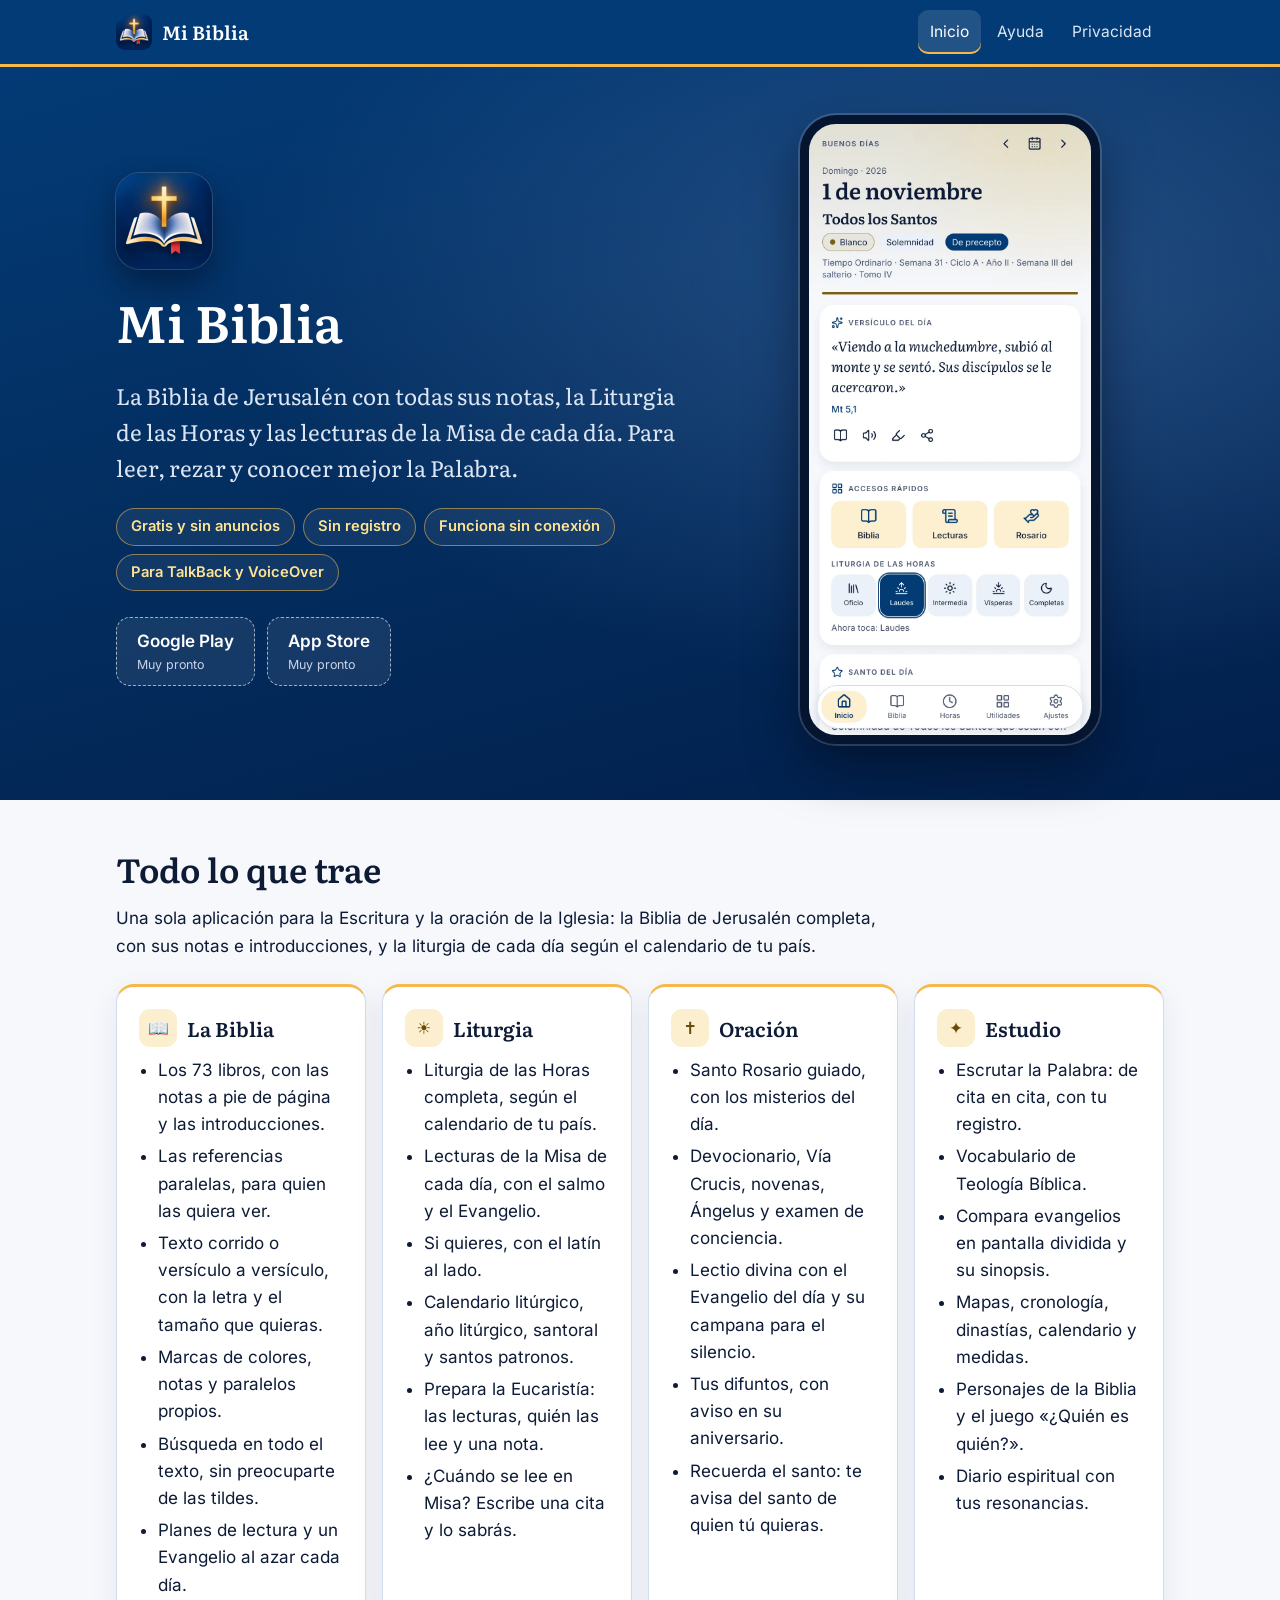
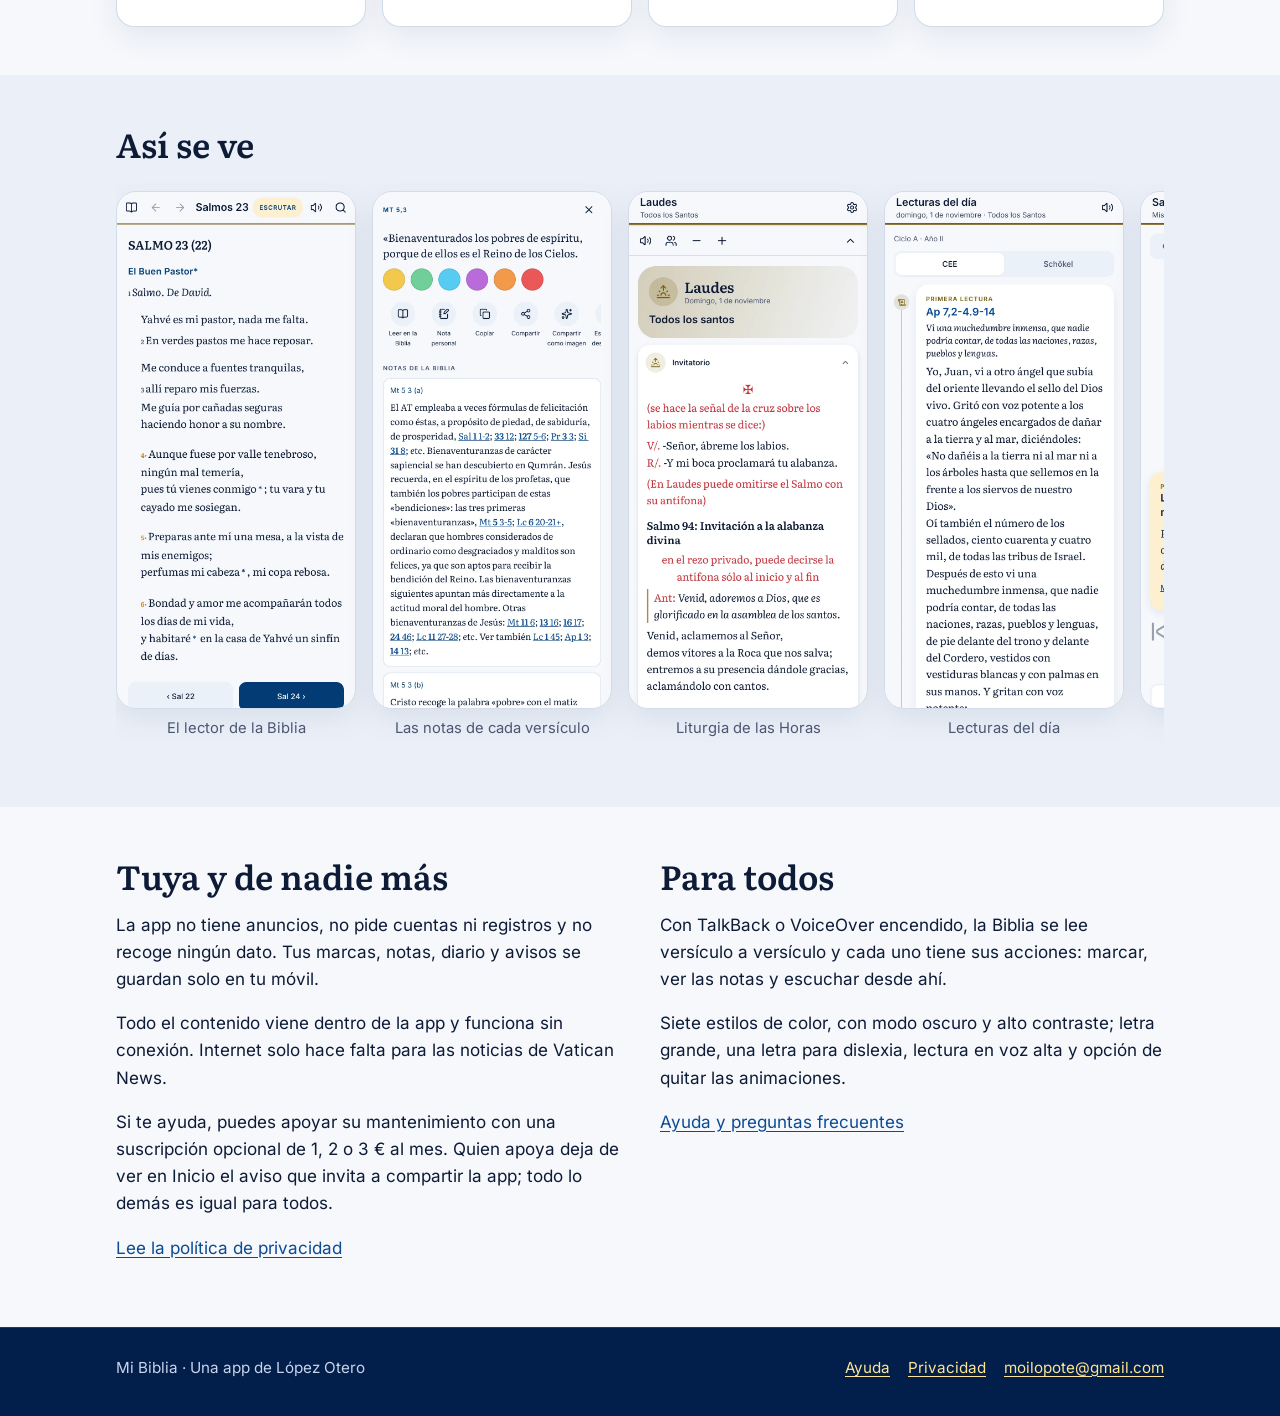
<file: index.html>
<!doctype html>
<html lang="es">
  <head>
    <meta charset="utf-8" />
    <meta name="viewport" content="width=device-width, initial-scale=1" />
    <title>Mi Biblia — la app</title>
    <meta
      name="description"
      content="La Biblia de Jerusalén con sus notas, la Liturgia de las Horas y las lecturas de la Misa de cada día. Gratis, sin anuncios, sin registro y sin conexión."
    />
    <meta name="theme-color" content="#033B76" />
    <link rel="icon" href="img/icono-32.png" sizes="32x32" type="image/png" />
    <link rel="apple-touch-icon" href="img/icono-180.png" />
    <link rel="canonical" href="https://aruxo02.github.io/mibiblia-web/" />
    <meta property="og:type" content="website" />
    <meta property="og:locale" content="es_ES" />
    <meta property="og:title" content="Mi Biblia — la app" />
    <meta
      property="og:description"
      content="La Biblia de Jerusalén con sus notas, la Liturgia de las Horas y las lecturas de cada día."
    />
    <meta property="og:url" content="https://aruxo02.github.io/mibiblia-web/" />
    <meta property="og:image" content="https://aruxo02.github.io/mibiblia-web/img/grafico.png" />
    <link rel="stylesheet" href="css/estilo.css" />
  </head>
  <body>
    <a class="saltar" href="#contenido">Saltar al contenido</a>
    <header class="cabecera marino">
      <div class="contenedor">
        <a class="marca" href="./">
          <img src="img/icono-192.png" alt="" width="36" height="36" />
          Mi Biblia
        </a>
        <nav class="menu" aria-label="Principal">
          <a href="./" aria-current="page">Inicio</a>
          <a href="ayuda.html">Ayuda</a>
          <a href="privacidad.html">Privacidad</a>
        </nav>
      </div>
    </header>

    <main id="contenido">
      <section class="portada marino" aria-labelledby="titulo">
        <div class="contenedor">
          <div>
            <img class="icono" src="img/icono-192.png" alt="" width="96" height="96" />
            <h1 id="titulo">Mi Biblia</h1>
            <p class="entradilla">
              La Biblia de Jerusalén con todas sus notas, la Liturgia de las Horas y las lecturas
              de la Misa de cada día. Para leer, rezar y conocer mejor la Palabra.
            </p>
            <ul class="sellos" aria-label="Características">
              <li>Gratis y sin anuncios</li>
              <li>Sin registro</li>
              <li>Funciona sin conexión</li>
              <li>Para TalkBack y VoiceOver</li>
            </ul>
            <div class="tiendas">
              <!-- Cuando la app esté publicada, cambia cada <span class="boton pronto"> por un enlace
                   (y quita la clase «pronto»):
                   <a class="boton" href="https://play.google.com/store/apps/details?id=com.lopezotero.mibiblia">
                     <span>Google Play<small>Descárgala gratis</small></span></a>
                   <a class="boton" href="https://apps.apple.com/app/id…">
                     <span>App Store<small>Descárgala gratis</small></span></a> -->
              <span class="boton pronto">
                <span>Google Play<small>Muy pronto</small></span>
              </span>
              <span class="boton pronto">
                <span>App Store<small>Muy pronto</small></span>
              </span>
            </div>
          </div>
          <img
            class="movil"
            src="img/capturas/01-inicio.webp"
            width="430"
            height="932"
            alt="Pantalla de inicio de la app: domingo 1 de noviembre, Todos los Santos, con el versículo del día y los accesos a la Biblia, las lecturas, el Rosario y las horas."
          />
        </div>
      </section>

      <section class="seccion" aria-labelledby="que-hay">
        <div class="contenedor">
          <h2 id="que-hay">Todo lo que trae</h2>
          <p class="texto">
            Una sola aplicación para la Escritura y la oración de la Iglesia: la Biblia de
            Jerusalén completa, con sus notas e introducciones, y la liturgia de cada día según el
            calendario de tu país.
          </p>
          <div class="rejilla">
            <article class="tarjeta">
              <h3><span aria-hidden="true">📖</span> La Biblia</h3>
              <ul>
                <li>Los 73 libros, con las notas a pie de página y las introducciones.</li>
                <li>Las referencias paralelas, para quien las quiera ver.</li>
                <li>Texto corrido o versículo a versículo, con la letra y el tamaño que quieras.</li>
                <li>Marcas de colores, notas y paralelos propios.</li>
                <li>Búsqueda en todo el texto, sin preocuparte de las tildes.</li>
                <li>Planes de lectura y un Evangelio al azar cada día.</li>
              </ul>
            </article>
            <article class="tarjeta">
              <h3><span aria-hidden="true">☀︎</span> Liturgia</h3>
              <ul>
                <li>Liturgia de las Horas completa, según el calendario de tu país.</li>
                <li>Lecturas de la Misa de cada día, con el salmo y el Evangelio.</li>
                <li>Si quieres, con el latín al lado.</li>
                <li>Calendario litúrgico, año litúrgico, santoral y santos patronos.</li>
                <li>Prepara la Eucaristía: las lecturas, quién las lee y una nota.</li>
                <li>¿Cuándo se lee en Misa? Escribe una cita y lo sabrás.</li>
              </ul>
            </article>
            <article class="tarjeta">
              <h3><span aria-hidden="true">✝︎</span> Oración</h3>
              <ul>
                <li>Santo Rosario guiado, con los misterios del día.</li>
                <li>Devocionario, Vía Crucis, novenas, Ángelus y examen de conciencia.</li>
                <li>Lectio divina con el Evangelio del día y su campana para el silencio.</li>
                <li>Tus difuntos, con aviso en su aniversario.</li>
                <li>Recuerda el santo: te avisa del santo de quien tú quieras.</li>
              </ul>
            </article>
            <article class="tarjeta">
              <h3><span aria-hidden="true">✦</span> Estudio</h3>
              <ul>
                <li>Escrutar la Palabra: de cita en cita, con tu registro.</li>
                <li>Vocabulario de Teología Bíblica.</li>
                <li>Compara evangelios en pantalla dividida y su sinopsis.</li>
                <li>Mapas, cronología, dinastías, calendario y medidas.</li>
                <li>Personajes de la Biblia y el juego «¿Quién es quién?».</li>
                <li>Diario espiritual con tus resonancias.</li>
              </ul>
            </article>
          </div>
        </div>
      </section>

      <section class="seccion alterna" aria-labelledby="capturas">
        <div class="contenedor">
          <h2 id="capturas">Así se ve</h2>
          <ul class="galeria" tabindex="0" aria-label="Capturas de la app; desplázate a los lados para ver más">
            <li>
              <figure>
                <img src="img/capturas/02-biblia.webp" width="430" height="932" loading="lazy" alt="Lector de la Biblia en el salmo 23, «El Buen Pastor», con los números de versículo y las marcas de nota." />
                <figcaption>El lector de la Biblia</figcaption>
              </figure>
            </li>
            <li>
              <figure>
                <img src="img/capturas/03-versiculo.webp" width="430" height="932" loading="lazy" alt="Hoja de Mateo 5,3, «Bienaventurados los pobres de espíritu», con colores para marcar, acciones y las notas de la Biblia." />
                <figcaption>Las notas de cada versículo</figcaption>
              </figure>
            </li>
            <li>
              <figure>
                <img src="img/capturas/04-laudes.webp" width="430" height="932" loading="lazy" alt="Laudes de Todos los Santos con el invitatorio y el salmo 94." />
                <figcaption>Liturgia de las Horas</figcaption>
              </figure>
            </li>
            <li>
              <figure>
                <img src="img/capturas/05-lecturas.webp" width="430" height="932" loading="lazy" alt="Lecturas de la Misa de Todos los Santos, con la primera lectura del Apocalipsis." />
                <figcaption>Lecturas del día</figcaption>
              </figure>
            </li>
            <li>
              <figure>
                <img src="img/capturas/06-rosario.webp" width="430" height="932" loading="lazy" alt="Santo Rosario guiado con el anillo de cuentas y el primer misterio de gloria." />
                <figcaption>Santo Rosario</figcaption>
              </figure>
            </li>
            <li>
              <figure>
                <img src="img/capturas/07-comparar.webp" width="430" height="932" loading="lazy" alt="Las bienaventuranzas en Mateo arriba y en Lucas abajo, en pantalla dividida." />
                <figcaption>Compara evangelios</figcaption>
              </figure>
            </li>
            <li>
              <figure>
                <img src="img/capturas/08-mapa.webp" width="430" height="932" loading="lazy" alt="Mapa de Palestina en tiempos de Jesús, de Galilea a Judea." />
                <figcaption>Mapas</figcaption>
              </figure>
            </li>
            <li>
              <figure>
                <img src="img/capturas/09-utilidades.webp" width="430" height="932" loading="lazy" alt="Pantalla de utilidades con las funciones de la app." />
                <figcaption>Todas las funciones</figcaption>
              </figure>
            </li>
          </ul>
        </div>
      </section>

      <section class="seccion" aria-labelledby="tuya">
        <div class="contenedor destacado">
          <div>
            <h2 id="tuya">Tuya y de nadie más</h2>
            <p>
              La app no tiene anuncios, no pide cuentas ni registros y no recoge ningún dato. Tus
              marcas, notas, diario y avisos se guardan solo en tu móvil.
            </p>
            <p>
              Todo el contenido viene dentro de la app y funciona sin conexión. Internet solo hace
              falta para las noticias de Vatican News.
            </p>
            <p>
              Si te ayuda, puedes apoyar su mantenimiento con una suscripción opcional de 1, 2 o
              3 € al mes. Quien apoya deja de ver en Inicio el aviso que invita a compartir la
              app; todo lo demás es igual para todos.
            </p>
            <p><a href="privacidad.html">Lee la política de privacidad</a></p>
          </div>
          <div>
            <h2>Para todos</h2>
            <p>
              Con TalkBack o VoiceOver encendido, la Biblia se lee versículo a versículo y cada
              uno tiene sus acciones: marcar, ver las notas y escuchar desde ahí.
            </p>
            <p>
              Siete estilos de color, con modo oscuro y alto contraste; letra grande, una letra
              para dislexia, lectura en voz alta y opción de quitar las animaciones.
            </p>
            <p><a href="ayuda.html">Ayuda y preguntas frecuentes</a></p>
          </div>
        </div>
      </section>
    </main>

    <footer class="pie marino">
      <div class="contenedor">
        <p>Mi Biblia · Una app de López Otero</p>
        <nav aria-label="Pie de página">
          <a href="ayuda.html">Ayuda</a>
          <a href="privacidad.html">Privacidad</a>
          <a href="mailto:moilopote@gmail.com">moilopote@gmail.com</a>
        </nav>
      </div>
    </footer>
  </body>
</html>
</file>
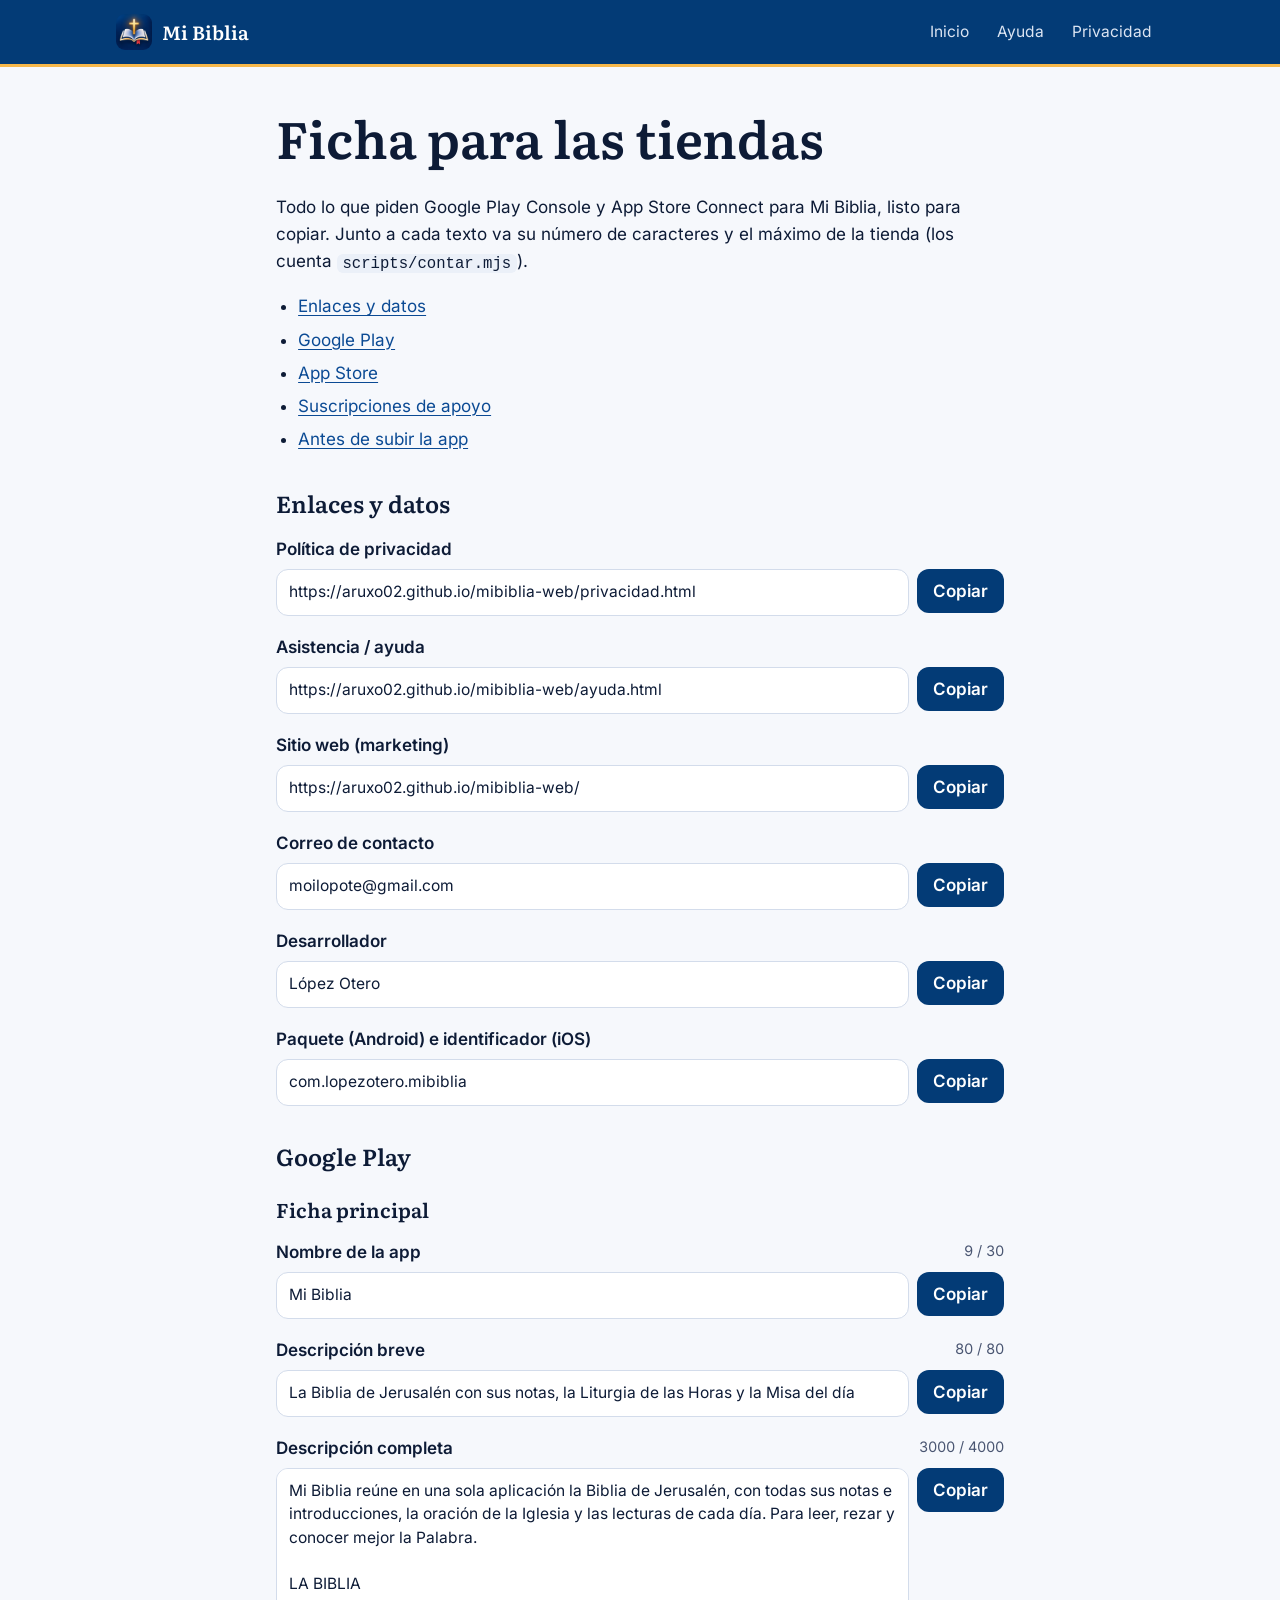
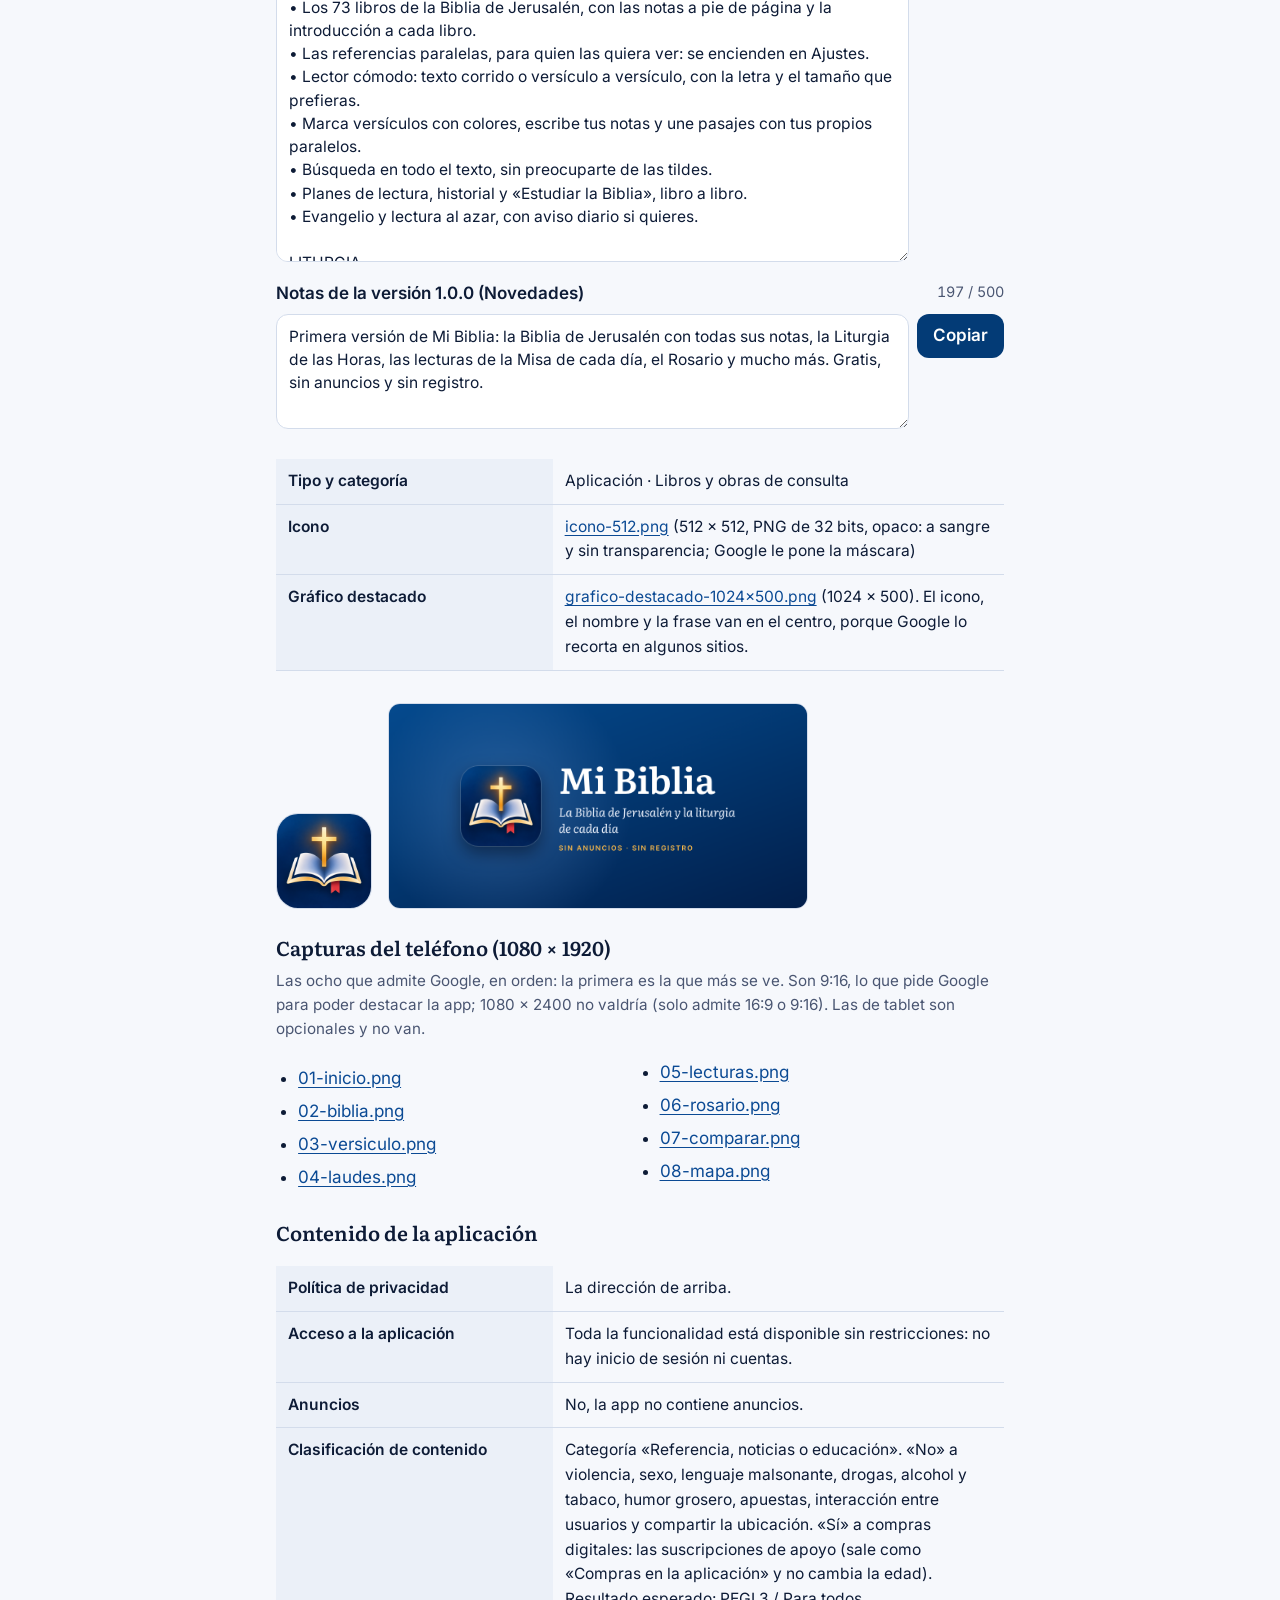
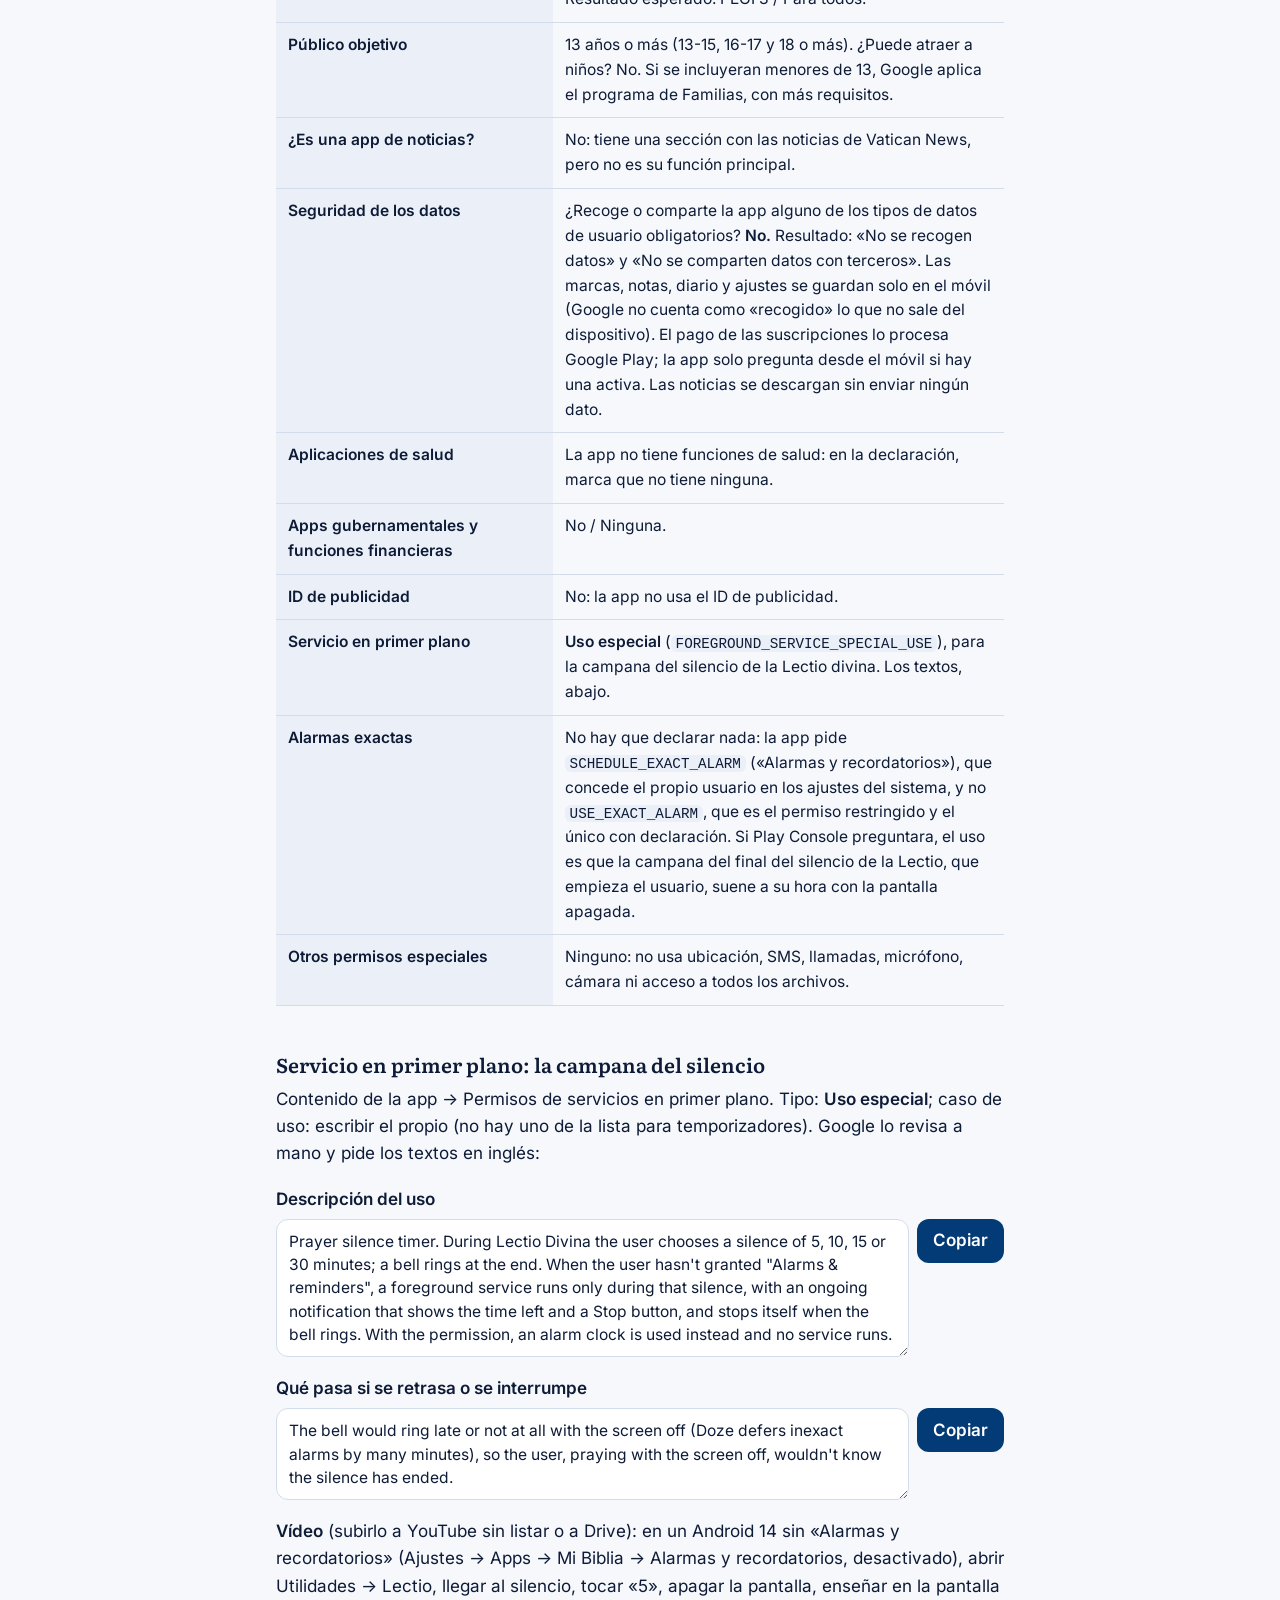
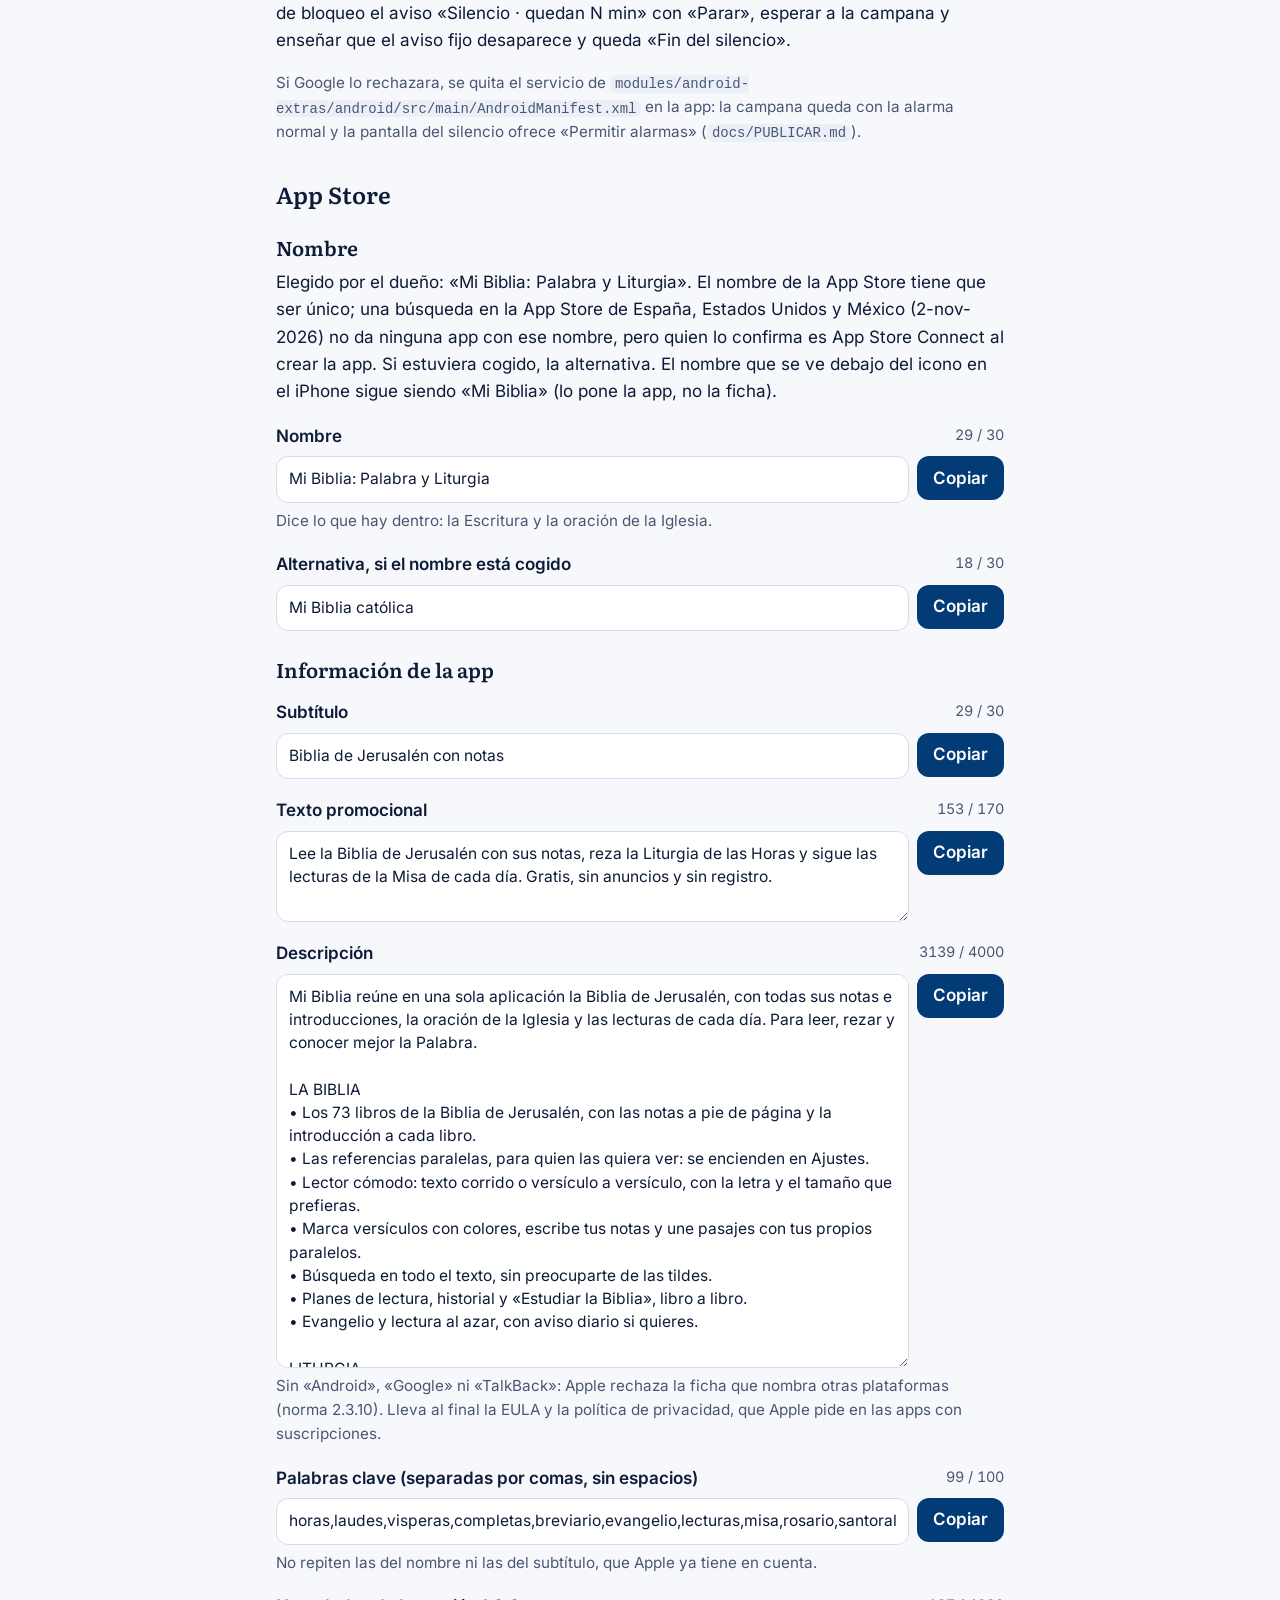
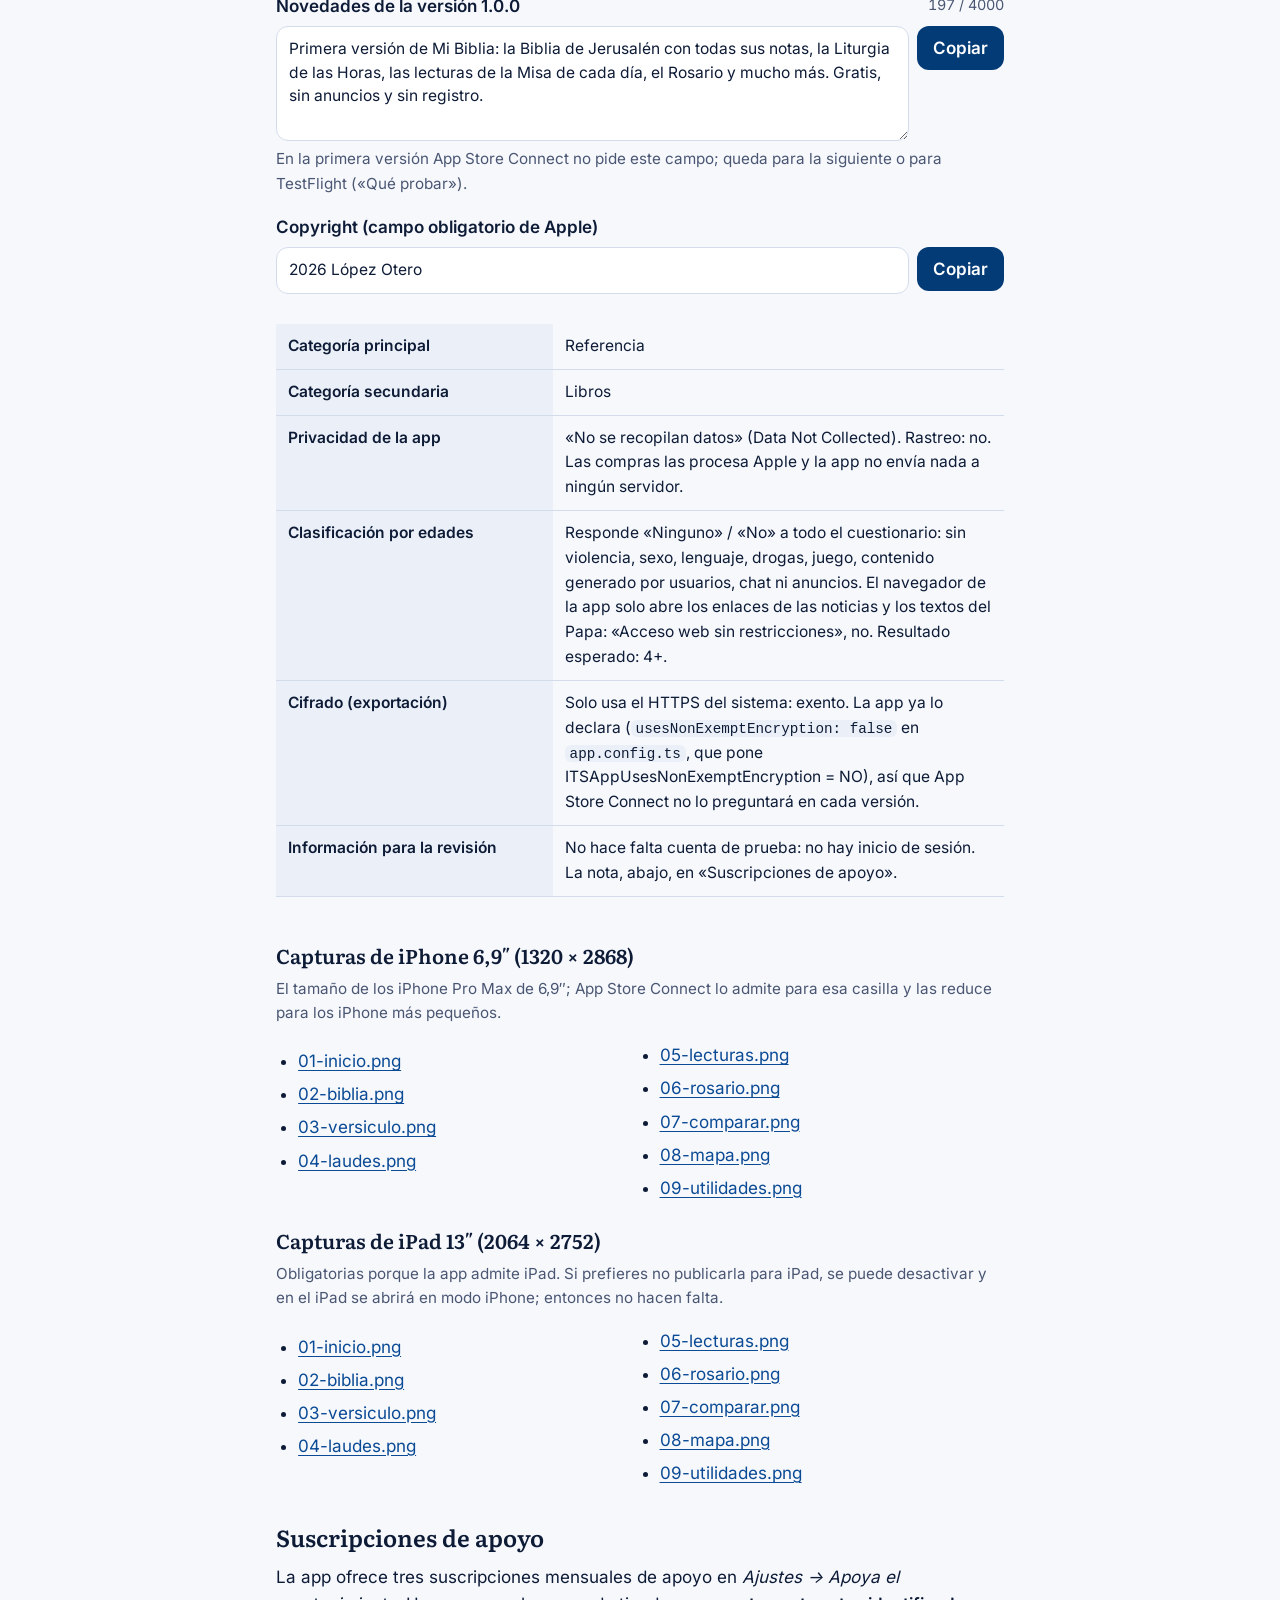
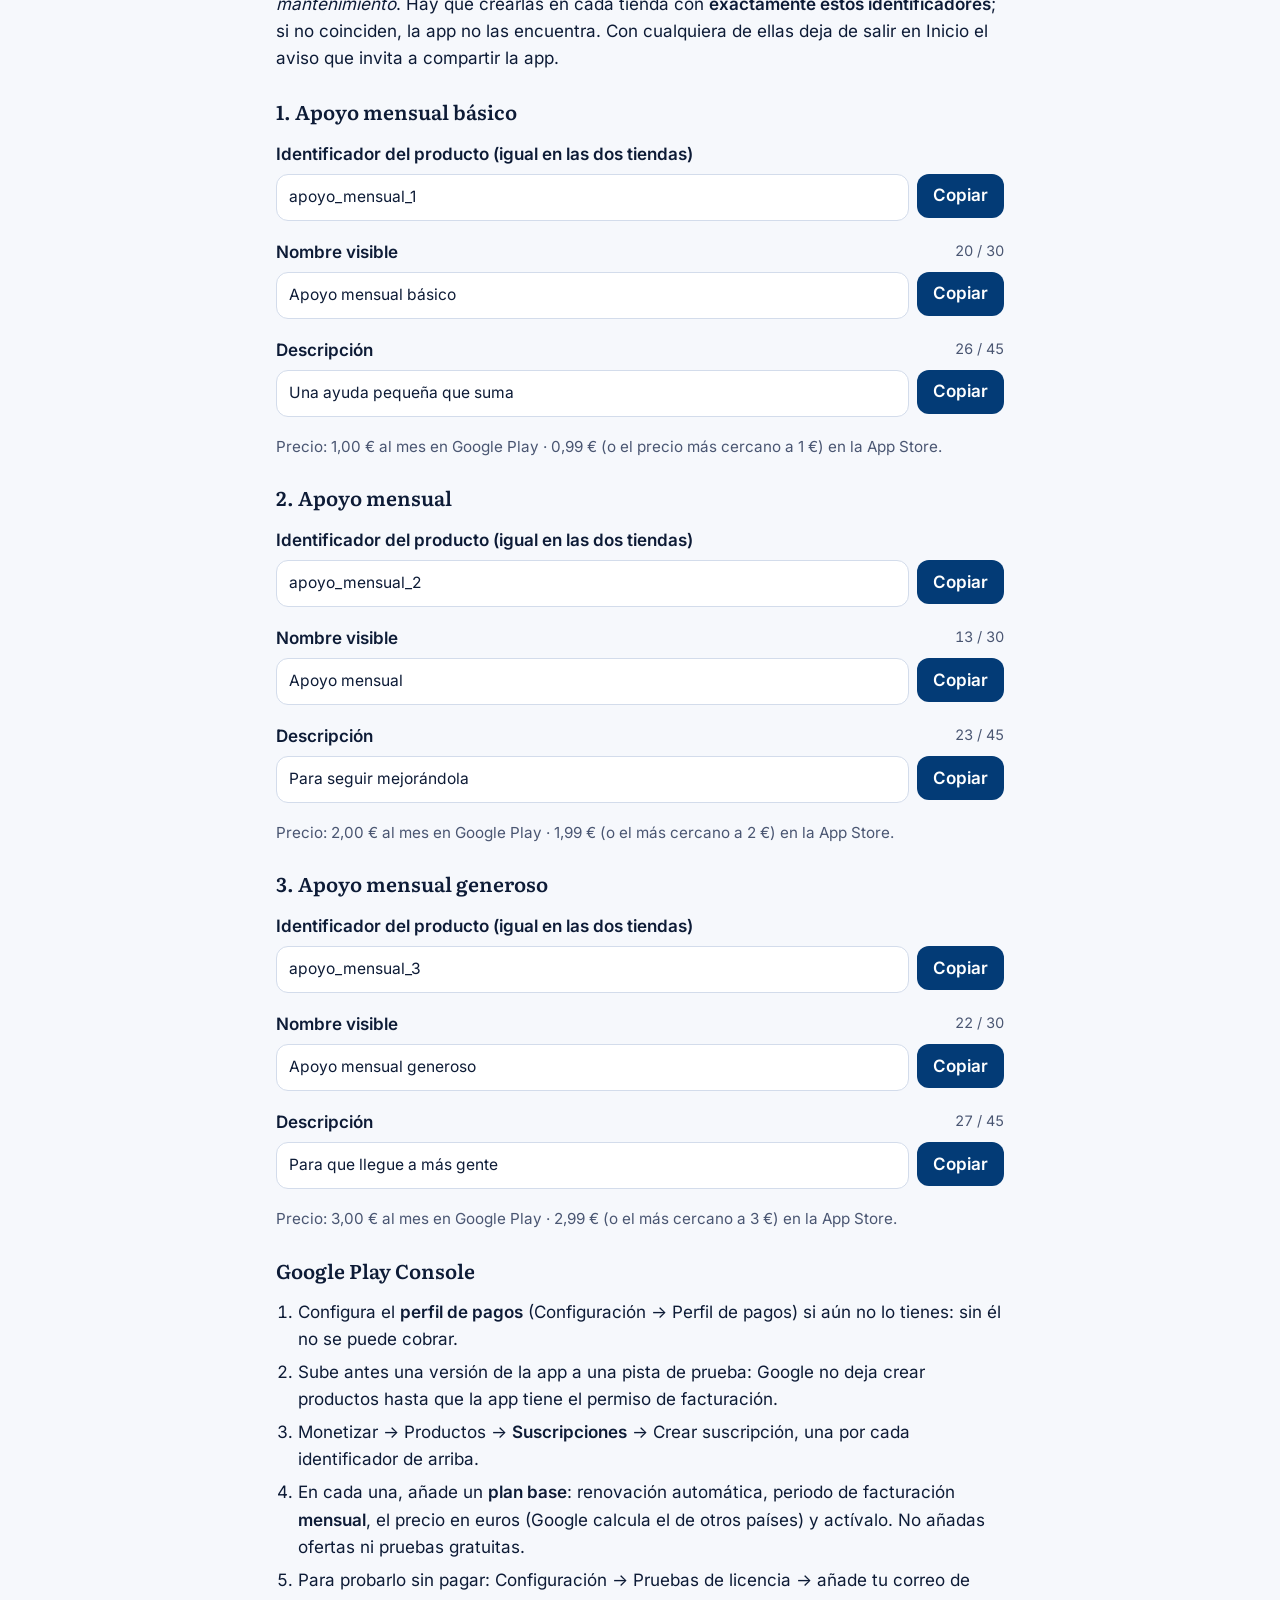
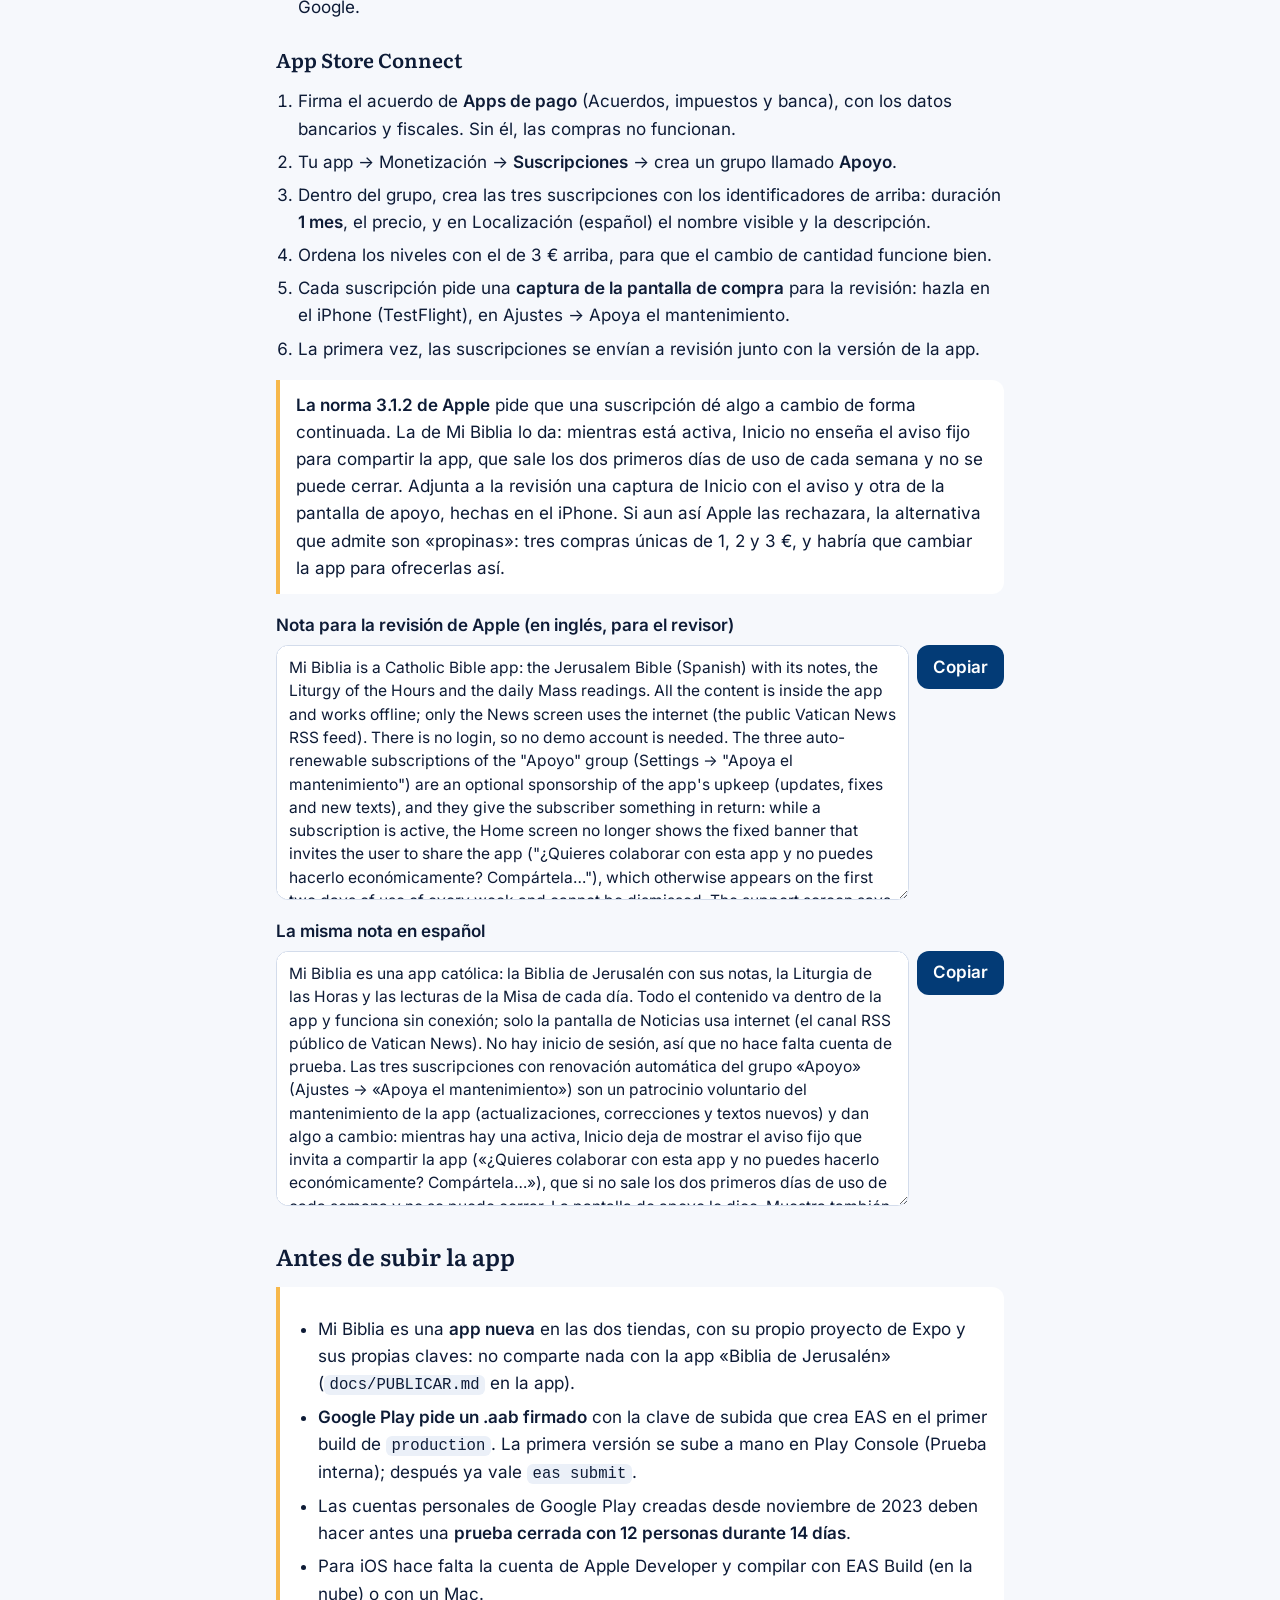
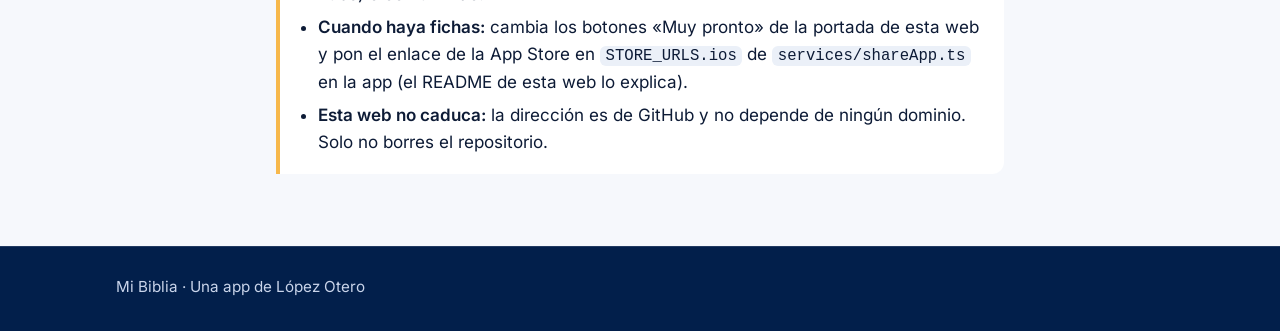
<file: tienda/index.html>
<!doctype html>
<html lang="es">
  <head>
    <meta charset="utf-8" />
    <meta name="viewport" content="width=device-width, initial-scale=1" />
    <title>Ficha para las tiendas — Mi Biblia</title>
    <meta name="robots" content="noindex" />
    <meta name="theme-color" content="#033B76" />
    <link rel="icon" href="../img/icono-32.png" sizes="32x32" type="image/png" />
    <link rel="stylesheet" href="../css/estilo.css" />
    <style>
      .campo { margin: 18px 0; }
      .campo label { font-weight: 600; }
      .cuenta { float: right; color: var(--muted); font-size: .9rem; font-variant-numeric: tabular-nums; }
      .fila-copiar { display: flex; gap: 8px; margin-top: 6px; align-items: flex-start; }
      .fila-copiar input, .fila-copiar textarea { flex: 1; min-width: 0; font: inherit; font-size: .97rem; color: var(--text);
        background: var(--surface); border: 1px solid var(--border); border-radius: 12px; padding: 10px 12px; }
      .fila-copiar textarea { resize: vertical; line-height: 1.5; }
      .copiar { min-height: 44px; padding: 0 16px; border-radius: 12px; border: 0; background: var(--accent);
        color: var(--on-accent); font: inherit; font-weight: 600; cursor: pointer; flex: 0 0 auto; }
      .campo .nota { margin: 6px 0 0; }
      .descargas { columns: 2 220px; padding-left: 1.2em; }
      .nota { color: var(--muted); font-size: .95rem; }
      .tabla th[scope=row] { width: 38%; font-weight: 600; background: var(--surface-alt); }
      .tabla code { overflow-wrap: anywhere; }
      @media (max-width: 560px) {
        /* en el móvil, cada fila en dos líneas: la pregunta encima y la respuesta debajo */
        .tabla th[scope=row], .tabla th[scope=row] + td { display: block; width: auto; }
        .tabla th[scope=row] { border-bottom: 0; padding-bottom: 6px; }
        .tabla th[scope=row] + td { padding-top: 8px; padding-bottom: 14px; }
      }
      .aviso { border-left: 4px solid var(--dorado); background: var(--surface); padding: 12px 16px; border-radius: 0 12px 12px 0; margin: 16px 0; }
      .aviso p:last-child, .aviso ul:last-child { margin-bottom: 0; }
      .vista { display: flex; flex-wrap: wrap; gap: 16px; align-items: flex-end; margin: 12px 0 4px; }
      .vista img { border-radius: 12px; border: 1px solid var(--border); }
      .vista .icono-vista { width: 96px; height: 96px; border-radius: 22px; }
      .vista .grafico-vista { width: min(100%, 420px); }
      #copiado { position: fixed; left: 50%; bottom: 20px; transform: translateX(-50%); background: var(--text); color: var(--bg);
        padding: 10px 18px; border-radius: 999px; opacity: 0; transition: opacity .2s; pointer-events: none; }
      #copiado.visible { opacity: 1; }
    </style>
  </head>
  <body>
    <a class="saltar" href="#contenido">Saltar al contenido</a>
    <header class="cabecera marino">
      <div class="contenedor">
        <a class="marca" href="../"><img src="../img/icono-192.png" alt="" width="36" height="36" />Mi Biblia</a>
        <nav class="menu" aria-label="Principal">
          <a href="../">Inicio</a><a href="../ayuda.html">Ayuda</a><a href="../privacidad.html">Privacidad</a>
        </nav>
      </div>
    </header>
    <main id="contenido" class="pagina">
      <div class="contenedor texto">
        <h1>Ficha para las tiendas</h1>
        <p>Todo lo que piden Google Play Console y App Store Connect para Mi Biblia, listo para copiar. Junto a cada texto va su número de caracteres y el máximo de la tienda (los cuenta <code>scripts/contar.mjs</code>).</p>
        <nav aria-label="En esta página"><ul>
          <li><a href="#enlaces">Enlaces y datos</a></li>
          <li><a href="#google">Google Play</a></li>
          <li><a href="#apple">App Store</a></li>
          <li><a href="#suscripciones">Suscripciones de apoyo</a></li>
          <li><a href="#antes">Antes de subir la app</a></li>
        </ul></nav>

        <h2 id="enlaces">Enlaces y datos</h2>
        <div class="campo">
          <label for="url-privacidad">Política de privacidad</label>
          <div class="fila-copiar"><input id="url-privacidad" type="text" readonly value="https://aruxo02.github.io/mibiblia-web/privacidad.html"><button type="button" class="copiar" data-para="url-privacidad">Copiar</button></div>
        </div>
        <div class="campo">
          <label for="url-ayuda">Asistencia / ayuda</label>
          <div class="fila-copiar"><input id="url-ayuda" type="text" readonly value="https://aruxo02.github.io/mibiblia-web/ayuda.html"><button type="button" class="copiar" data-para="url-ayuda">Copiar</button></div>
        </div>
        <div class="campo">
          <label for="url-web">Sitio web (marketing)</label>
          <div class="fila-copiar"><input id="url-web" type="text" readonly value="https://aruxo02.github.io/mibiblia-web/"><button type="button" class="copiar" data-para="url-web">Copiar</button></div>
        </div>
        <div class="campo">
          <label for="correo">Correo de contacto</label>
          <div class="fila-copiar"><input id="correo" type="text" readonly value="moilopote@gmail.com"><button type="button" class="copiar" data-para="correo">Copiar</button></div>
        </div>
        <div class="campo">
          <label for="desarrollador">Desarrollador</label>
          <div class="fila-copiar"><input id="desarrollador" type="text" readonly value="López Otero"><button type="button" class="copiar" data-para="desarrollador">Copiar</button></div>
        </div>
        <div class="campo">
          <label for="paquete">Paquete (Android) e identificador (iOS)</label>
          <div class="fila-copiar"><input id="paquete" type="text" readonly value="com.lopezotero.mibiblia"><button type="button" class="copiar" data-para="paquete">Copiar</button></div>
        </div>

        <h2 id="google">Google Play</h2>
        <h3>Ficha principal</h3>
        <div class="campo" data-limite="30">
          <label for="gp-nombre">Nombre de la app</label><span class="cuenta">9 / 30</span>
          <div class="fila-copiar"><input id="gp-nombre" type="text" readonly value="Mi Biblia"><button type="button" class="copiar" data-para="gp-nombre">Copiar</button></div>
        </div>
        <div class="campo" data-limite="80">
          <label for="gp-breve">Descripción breve</label><span class="cuenta">80 / 80</span>
          <div class="fila-copiar"><input id="gp-breve" type="text" readonly value="La Biblia de Jerusalén con sus notas, la Liturgia de las Horas y la Misa del día"><button type="button" class="copiar" data-para="gp-breve">Copiar</button></div>
        </div>
        <div class="campo" data-limite="4000">
          <label for="gp-larga">Descripción completa</label><span class="cuenta">3000 / 4000</span>
          <div class="fila-copiar"><textarea id="gp-larga" readonly rows="16">Mi Biblia reúne en una sola aplicación la Biblia de Jerusalén, con todas sus notas e introducciones, la oración de la Iglesia y las lecturas de cada día. Para leer, rezar y conocer mejor la Palabra.

LA BIBLIA
• Los 73 libros de la Biblia de Jerusalén, con las notas a pie de página y la introducción a cada libro.
• Las referencias paralelas, para quien las quiera ver: se encienden en Ajustes.
• Lector cómodo: texto corrido o versículo a versículo, con la letra y el tamaño que prefieras.
• Marca versículos con colores, escribe tus notas y une pasajes con tus propios paralelos.
• Búsqueda en todo el texto, sin preocuparte de las tildes.
• Planes de lectura, historial y «Estudiar la Biblia», libro a libro.
• Evangelio y lectura al azar, con aviso diario si quieres.

LITURGIA
• Liturgia de las Horas completa: Oficio de lectura, Laudes, Hora intermedia, Vísperas y Completas, según el calendario de tu país.
• Lecturas de la Misa de cada día, con el salmo y el Evangelio.
• Si quieres, el latín junto al español en los salmos, los cánticos y las oraciones fijas.
• Calendario litúrgico, año litúrgico, santoral y santos patronos.
• Vigilias de Pascua, Pentecostés y Navidad, por partes.
• Preparar Eucaristía: las lecturas del día, quién las lee y una nota.
• ¿Cuándo se lee en Misa? Escribe una cita y mira los próximos días en que se proclama.

ORACIÓN
• Santo Rosario guiado, con los misterios del día.
• Devocionario por categorías, Vía Crucis, novenas, Ángelus / Regina Coeli y examen de conciencia.
• Lectio divina con el Evangelio del día, paso a paso, con una campana para el silencio.
• Oración por los difuntos, con aviso en su aniversario.
• Recuerda el santo: apunta nombres y la app te avisa el día de su santo.
• Una oración para cada día.

ESTUDIO
• Escrutar la Palabra: recorre la Escritura de cita en cita y guarda tu registro.
• Vocabulario de Teología Bíblica.
• Compara evangelios: la misma escena en dos evangelios a la vez, en pantalla dividida, y la sinopsis de los evangelios en columnas.
• Mapas, cronología, árbol de dinastías, calendario judío y pesos y medidas.
• Personajes de la Biblia y el juego «¿Quién es quién?».
• Diario espiritual con tus resonancias.

Y ADEMÁS
• Escucha la Biblia y la liturgia en voz alta.
• Widget con el versículo del día.
• Noticias de Vatican News.
• Pantalla de inicio a tu gusto y siete estilos de color, con modo oscuro.

PARA TODOS
• Pensada para TalkBack: con el lector de pantalla, la Biblia se lee versículo a versículo, con acciones para marcar, ver las notas o escuchar.
• Alto contraste, letra grande, una letra para dislexia y opción de quitar las animaciones.

TUYA
• Gratis, sin anuncios, sin registro y sin recoger ningún dato. Todo se guarda en tu móvil.
• Si te ayuda, puedes apoyar su mantenimiento con una suscripción opcional de 1, 2 o 3 € al mes. Quien apoya deja de ver el aviso que invita a compartir la app; todo lo demás es igual para todos.
• Funciona sin conexión; internet solo hace falta para las noticias.</textarea><button type="button" class="copiar" data-para="gp-larga">Copiar</button></div>
        </div>
        <div class="campo" data-limite="500">
          <label for="gp-novedades">Notas de la versión 1.0.0 (Novedades)</label><span class="cuenta">197 / 500</span>
          <div class="fila-copiar"><textarea id="gp-novedades" readonly rows="4">Primera versión de Mi Biblia: la Biblia de Jerusalén con todas sus notas, la Liturgia de las Horas, las lecturas de la Misa de cada día, el Rosario y mucho más. Gratis, sin anuncios y sin registro.</textarea><button type="button" class="copiar" data-para="gp-novedades">Copiar</button></div>
        </div>
        <div class="envoltura-tabla" tabindex="0" role="region" aria-label="Google Play: categoría e imágenes"><table class="tabla"><tbody><tr><th scope="row">Tipo y categoría</th><td>Aplicación · Libros y obras de consulta</td></tr><tr><th scope="row">Icono</th><td><a href="google-play/icono-512.png" download>icono-512.png</a> (512 × 512, PNG de 32 bits, opaco: a sangre y sin transparencia; Google le pone la máscara)</td></tr><tr><th scope="row">Gráfico destacado</th><td><a href="google-play/grafico-destacado-1024x500.png" download>grafico-destacado-1024x500.png</a> (1024 × 500). El icono, el nombre y la frase van en el centro, porque Google lo recorta en algunos sitios.</td></tr></tbody></table></div>
        <div class="vista">
          <img class="icono-vista" src="google-play/icono-512.png" width="96" height="96" alt="Icono de Mi Biblia: una Biblia abierta con cantos dorados, una cruz dorada luminosa y la cinta roja, sobre azul marino." loading="lazy" />
          <img class="grafico-vista" src="google-play/grafico-destacado-1024x500.png" width="1024" height="500" alt="Gráfico destacado: el icono, «Mi Biblia», «La Biblia de Jerusalén y la liturgia de cada día» y «Sin anuncios · Sin registro», sobre azul marino." loading="lazy" />
        </div>
        <h3>Capturas del teléfono (1080 × 1920)</h3><p class="nota">Las ocho que admite Google, en orden: la primera es la que más se ve. Son 9:16, lo que pide Google para poder destacar la app; 1080 × 2400 no valdría (solo admite 16:9 o 9:16). Las de tablet son opcionales y no van.</p><ul class="descargas"><li><a href="google-play/capturas/01-inicio.png" download>01-inicio.png</a></li><li><a href="google-play/capturas/02-biblia.png" download>02-biblia.png</a></li><li><a href="google-play/capturas/03-versiculo.png" download>03-versiculo.png</a></li><li><a href="google-play/capturas/04-laudes.png" download>04-laudes.png</a></li><li><a href="google-play/capturas/05-lecturas.png" download>05-lecturas.png</a></li><li><a href="google-play/capturas/06-rosario.png" download>06-rosario.png</a></li><li><a href="google-play/capturas/07-comparar.png" download>07-comparar.png</a></li><li><a href="google-play/capturas/08-mapa.png" download>08-mapa.png</a></li></ul>

        <h3>Contenido de la aplicación</h3>
        <div class="envoltura-tabla" tabindex="0" role="region" aria-label="Google Play: contenido de la aplicación"><table class="tabla"><tbody><tr><th scope="row">Política de privacidad</th><td>La dirección de arriba.</td></tr><tr><th scope="row">Acceso a la aplicación</th><td>Toda la funcionalidad está disponible sin restricciones: no hay inicio de sesión ni cuentas.</td></tr><tr><th scope="row">Anuncios</th><td>No, la app no contiene anuncios.</td></tr><tr><th scope="row">Clasificación de contenido</th><td>Categoría «Referencia, noticias o educación». «No» a violencia, sexo, lenguaje malsonante, drogas, alcohol y tabaco, humor grosero, apuestas, interacción entre usuarios y compartir la ubicación. «Sí» a compras digitales: las suscripciones de apoyo (sale como «Compras en la aplicación» y no cambia la edad). Resultado esperado: PEGI 3 / Para todos.</td></tr><tr><th scope="row">Público objetivo</th><td>13 años o más (13-15, 16-17 y 18 o más). ¿Puede atraer a niños? No. Si se incluyeran menores de 13, Google aplica el programa de Familias, con más requisitos.</td></tr><tr><th scope="row">¿Es una app de noticias?</th><td>No: tiene una sección con las noticias de Vatican News, pero no es su función principal.</td></tr><tr><th scope="row">Seguridad de los datos</th><td>¿Recoge o comparte la app alguno de los tipos de datos de usuario obligatorios? <strong>No.</strong> Resultado: «No se recogen datos» y «No se comparten datos con terceros». Las marcas, notas, diario y ajustes se guardan solo en el móvil (Google no cuenta como «recogido» lo que no sale del dispositivo). El pago de las suscripciones lo procesa Google Play; la app solo pregunta desde el móvil si hay una activa. Las noticias se descargan sin enviar ningún dato.</td></tr><tr><th scope="row">Aplicaciones de salud</th><td>La app no tiene funciones de salud: en la declaración, marca que no tiene ninguna.</td></tr><tr><th scope="row">Apps gubernamentales y funciones financieras</th><td>No / Ninguna.</td></tr><tr><th scope="row">ID de publicidad</th><td>No: la app no usa el ID de publicidad.</td></tr><tr><th scope="row">Servicio en primer plano</th><td><strong>Uso especial</strong> (<code>FOREGROUND_SERVICE_SPECIAL_USE</code>), para la campana del silencio de la Lectio divina. Los textos, abajo.</td></tr><tr><th scope="row">Alarmas exactas</th><td>No hay que declarar nada: la app pide <code>SCHEDULE_EXACT_ALARM</code> («Alarmas y recordatorios»), que concede el propio usuario en los ajustes del sistema, y no <code>USE_EXACT_ALARM</code>, que es el permiso restringido y el único con declaración. Si Play Console preguntara, el uso es que la campana del final del silencio de la Lectio, que empieza el usuario, suene a su hora con la pantalla apagada.</td></tr><tr><th scope="row">Otros permisos especiales</th><td>Ninguno: no usa ubicación, SMS, llamadas, micrófono, cámara ni acceso a todos los archivos.</td></tr></tbody></table></div>

        <h3 id="servicio">Servicio en primer plano: la campana del silencio</h3>
        <p>Contenido de la app → Permisos de servicios en primer plano. Tipo: <strong>Uso especial</strong>; caso de uso: escribir el propio (no hay uno de la lista para temporizadores). Google lo revisa a mano y pide los textos en inglés:</p>
        <div class="campo">
          <label for="fgs-desc">Descripción del uso</label>
          <div class="fila-copiar"><textarea id="fgs-desc" readonly rows="5">Prayer silence timer. During Lectio Divina the user chooses a silence of 5, 10, 15 or 30 minutes; a bell rings at the end. When the user hasn't granted "Alarms &amp; reminders", a foreground service runs only during that silence, with an ongoing notification that shows the time left and a Stop button, and stops itself when the bell rings. With the permission, an alarm clock is used instead and no service runs.</textarea><button type="button" class="copiar" data-para="fgs-desc">Copiar</button></div>
        </div>
        <div class="campo">
          <label for="fgs-impacto">Qué pasa si se retrasa o se interrumpe</label>
          <div class="fila-copiar"><textarea id="fgs-impacto" readonly rows="3">The bell would ring late or not at all with the screen off (Doze defers inexact alarms by many minutes), so the user, praying with the screen off, wouldn't know the silence has ended.</textarea><button type="button" class="copiar" data-para="fgs-impacto">Copiar</button></div>
        </div>
        <p><strong>Vídeo</strong> (subirlo a YouTube sin listar o a Drive): en un Android 14 sin «Alarmas y recordatorios» (Ajustes → Apps → Mi Biblia → Alarmas y recordatorios, desactivado), abrir Utilidades → Lectio, llegar al silencio, tocar «5», apagar la pantalla, enseñar en la pantalla de bloqueo el aviso «Silencio · quedan N min» con «Parar», esperar a la campana y enseñar que el aviso fijo desaparece y queda «Fin del silencio».</p>
        <p class="nota">Si Google lo rechazara, se quita el servicio de <code>modules/android-extras/android/src/main/AndroidManifest.xml</code> en la app: la campana queda con la alarma normal y la pantalla del silencio ofrece «Permitir alarmas» (<code>docs/PUBLICAR.md</code>).</p>

        <h2 id="apple">App Store</h2>
        <h3>Nombre</h3>
        <p>Elegido por el dueño: «Mi Biblia: Palabra y Liturgia». El nombre de la App Store tiene que ser único; una búsqueda en la App Store de España, Estados Unidos y México (2-nov-2026) no da ninguna app con ese nombre, pero quien lo confirma es App Store Connect al crear la app. Si estuviera cogido, la alternativa. El nombre que se ve debajo del icono en el iPhone sigue siendo «Mi Biblia» (lo pone la app, no la ficha).</p>
        <div class="campo" data-limite="30">
          <label for="as-nombre">Nombre</label><span class="cuenta">29 / 30</span>
          <div class="fila-copiar"><input id="as-nombre" type="text" readonly value="Mi Biblia: Palabra y Liturgia"><button type="button" class="copiar" data-para="as-nombre">Copiar</button></div>
          <p class="nota">Dice lo que hay dentro: la Escritura y la oración de la Iglesia.</p>
        </div>
        <div class="campo" data-limite="30">
          <label for="as-nombre-2">Alternativa, si el nombre está cogido</label><span class="cuenta">18 / 30</span>
          <div class="fila-copiar"><input id="as-nombre-2" type="text" readonly value="Mi Biblia católica"><button type="button" class="copiar" data-para="as-nombre-2">Copiar</button></div>
        </div>
        <h3>Información de la app</h3>
        <div class="campo" data-limite="30">
          <label for="as-subtitulo">Subtítulo</label><span class="cuenta">29 / 30</span>
          <div class="fila-copiar"><input id="as-subtitulo" type="text" readonly value="Biblia de Jerusalén con notas"><button type="button" class="copiar" data-para="as-subtitulo">Copiar</button></div>
        </div>
        <div class="campo" data-limite="170">
          <label for="as-promo">Texto promocional</label><span class="cuenta">153 / 170</span>
          <div class="fila-copiar"><textarea id="as-promo" readonly rows="3">Lee la Biblia de Jerusalén con sus notas, reza la Liturgia de las Horas y sigue las lecturas de la Misa de cada día. Gratis, sin anuncios y sin registro.</textarea><button type="button" class="copiar" data-para="as-promo">Copiar</button></div>
        </div>
        <div class="campo" data-limite="4000">
          <label for="as-desc">Descripción</label><span class="cuenta">3139 / 4000</span>
          <div class="fila-copiar"><textarea id="as-desc" readonly rows="16">Mi Biblia reúne en una sola aplicación la Biblia de Jerusalén, con todas sus notas e introducciones, la oración de la Iglesia y las lecturas de cada día. Para leer, rezar y conocer mejor la Palabra.

LA BIBLIA
• Los 73 libros de la Biblia de Jerusalén, con las notas a pie de página y la introducción a cada libro.
• Las referencias paralelas, para quien las quiera ver: se encienden en Ajustes.
• Lector cómodo: texto corrido o versículo a versículo, con la letra y el tamaño que prefieras.
• Marca versículos con colores, escribe tus notas y une pasajes con tus propios paralelos.
• Búsqueda en todo el texto, sin preocuparte de las tildes.
• Planes de lectura, historial y «Estudiar la Biblia», libro a libro.
• Evangelio y lectura al azar, con aviso diario si quieres.

LITURGIA
• Liturgia de las Horas completa: Oficio de lectura, Laudes, Hora intermedia, Vísperas y Completas, según el calendario de tu país.
• Lecturas de la Misa de cada día, con el salmo y el Evangelio.
• Si quieres, el latín junto al español en los salmos, los cánticos y las oraciones fijas.
• Calendario litúrgico, año litúrgico, santoral y santos patronos.
• Vigilias de Pascua, Pentecostés y Navidad, por partes.
• Preparar Eucaristía: las lecturas del día, quién las lee y una nota.
• ¿Cuándo se lee en Misa? Escribe una cita y mira los próximos días en que se proclama.

ORACIÓN
• Santo Rosario guiado, con los misterios del día.
• Devocionario por categorías, Vía Crucis, novenas, Ángelus / Regina Coeli y examen de conciencia.
• Lectio divina con el Evangelio del día, paso a paso, con una campana para el silencio.
• Oración por los difuntos, con aviso en su aniversario.
• Recuerda el santo: apunta nombres y la app te avisa el día de su santo.
• Una oración para cada día.

ESTUDIO
• Escrutar la Palabra: recorre la Escritura de cita en cita y guarda tu registro.
• Vocabulario de Teología Bíblica.
• Compara evangelios: la misma escena en dos evangelios a la vez, en pantalla dividida, y la sinopsis de los evangelios en columnas.
• Mapas, cronología, árbol de dinastías, calendario judío y pesos y medidas.
• Personajes de la Biblia y el juego «¿Quién es quién?».
• Diario espiritual con tus resonancias.

Y ADEMÁS
• Escucha la Biblia y la liturgia en voz alta.
• Noticias de Vatican News.
• Pantalla de inicio a tu gusto y siete estilos de color, con modo oscuro.

PARA TODOS
• Pensada para VoiceOver: con el lector de pantalla, la Biblia se lee versículo a versículo, con acciones para marcar, ver las notas o escuchar.
• Alto contraste, letra grande, una letra para dislexia y opción de quitar las animaciones.

TUYA
• Gratis, sin anuncios, sin registro y sin recoger ningún dato. Todo se guarda en tu móvil.
• Si te ayuda, puedes apoyar su mantenimiento con una suscripción opcional de 1, 2 o 3 € al mes. Quien apoya deja de ver el aviso que invita a compartir la app; todo lo demás es igual para todos.
• Funciona sin conexión; internet solo hace falta para las noticias.

Condiciones de uso (EULA): https://www.apple.com/legal/internet-services/itunes/dev/stdeula/
Política de privacidad: https://aruxo02.github.io/mibiblia-web/privacidad.html</textarea><button type="button" class="copiar" data-para="as-desc">Copiar</button></div>
          <p class="nota">Sin «Android», «Google» ni «TalkBack»: Apple rechaza la ficha que nombra otras plataformas (norma 2.3.10). Lleva al final la EULA y la política de privacidad, que Apple pide en las apps con suscripciones.</p>
        </div>
        <div class="campo" data-limite="100">
          <label for="as-claves">Palabras clave (separadas por comas, sin espacios)</label><span class="cuenta">99 / 100</span>
          <div class="fila-copiar"><input id="as-claves" type="text" readonly value="horas,laudes,visperas,completas,breviario,evangelio,lecturas,misa,rosario,santoral,oracion,catolica"><button type="button" class="copiar" data-para="as-claves">Copiar</button></div>
          <p class="nota">No repiten las del nombre ni las del subtítulo, que Apple ya tiene en cuenta.</p>
        </div>
        <div class="campo" data-limite="4000">
          <label for="as-novedades">Novedades de la versión 1.0.0</label><span class="cuenta">197 / 4000</span>
          <div class="fila-copiar"><textarea id="as-novedades" readonly rows="4">Primera versión de Mi Biblia: la Biblia de Jerusalén con todas sus notas, la Liturgia de las Horas, las lecturas de la Misa de cada día, el Rosario y mucho más. Gratis, sin anuncios y sin registro.</textarea><button type="button" class="copiar" data-para="as-novedades">Copiar</button></div>
          <p class="nota">En la primera versión App Store Connect no pide este campo; queda para la siguiente o para TestFlight («Qué probar»).</p>
        </div>
        <div class="campo">
          <label for="as-copyright">Copyright (campo obligatorio de Apple)</label>
          <div class="fila-copiar"><input id="as-copyright" type="text" readonly value="2026 López Otero"><button type="button" class="copiar" data-para="as-copyright">Copiar</button></div>
        </div>
        <div class="envoltura-tabla" tabindex="0" role="region" aria-label="App Store: categorías y cuestionarios"><table class="tabla"><tbody><tr><th scope="row">Categoría principal</th><td>Referencia</td></tr><tr><th scope="row">Categoría secundaria</th><td>Libros</td></tr><tr><th scope="row">Privacidad de la app</th><td>«No se recopilan datos» (Data Not Collected). Rastreo: no. Las compras las procesa Apple y la app no envía nada a ningún servidor.</td></tr><tr><th scope="row">Clasificación por edades</th><td>Responde «Ninguno» / «No» a todo el cuestionario: sin violencia, sexo, lenguaje, drogas, juego, contenido generado por usuarios, chat ni anuncios. El navegador de la app solo abre los enlaces de las noticias y los textos del Papa: «Acceso web sin restricciones», no. Resultado esperado: 4+.</td></tr><tr><th scope="row">Cifrado (exportación)</th><td>Solo usa el HTTPS del sistema: exento. La app ya lo declara (<code>usesNonExemptEncryption: false</code> en <code>app.config.ts</code>, que pone ITSAppUsesNonExemptEncryption = NO), así que App Store Connect no lo preguntará en cada versión.</td></tr><tr><th scope="row">Información para la revisión</th><td>No hace falta cuenta de prueba: no hay inicio de sesión. La nota, abajo, en «Suscripciones de apoyo».</td></tr></tbody></table></div>
        <h3>Capturas de iPhone 6,9″ (1320 × 2868)</h3><p class="nota">El tamaño de los iPhone Pro Max de 6,9″; App Store Connect lo admite para esa casilla y las reduce para los iPhone más pequeños.</p><ul class="descargas"><li><a href="app-store/iphone-6.9/01-inicio.png" download>01-inicio.png</a></li><li><a href="app-store/iphone-6.9/02-biblia.png" download>02-biblia.png</a></li><li><a href="app-store/iphone-6.9/03-versiculo.png" download>03-versiculo.png</a></li><li><a href="app-store/iphone-6.9/04-laudes.png" download>04-laudes.png</a></li><li><a href="app-store/iphone-6.9/05-lecturas.png" download>05-lecturas.png</a></li><li><a href="app-store/iphone-6.9/06-rosario.png" download>06-rosario.png</a></li><li><a href="app-store/iphone-6.9/07-comparar.png" download>07-comparar.png</a></li><li><a href="app-store/iphone-6.9/08-mapa.png" download>08-mapa.png</a></li><li><a href="app-store/iphone-6.9/09-utilidades.png" download>09-utilidades.png</a></li></ul>
        <h3>Capturas de iPad 13″ (2064 × 2752)</h3><p class="nota">Obligatorias porque la app admite iPad. Si prefieres no publicarla para iPad, se puede desactivar y en el iPad se abrirá en modo iPhone; entonces no hacen falta.</p><ul class="descargas"><li><a href="app-store/ipad-13/01-inicio.png" download>01-inicio.png</a></li><li><a href="app-store/ipad-13/02-biblia.png" download>02-biblia.png</a></li><li><a href="app-store/ipad-13/03-versiculo.png" download>03-versiculo.png</a></li><li><a href="app-store/ipad-13/04-laudes.png" download>04-laudes.png</a></li><li><a href="app-store/ipad-13/05-lecturas.png" download>05-lecturas.png</a></li><li><a href="app-store/ipad-13/06-rosario.png" download>06-rosario.png</a></li><li><a href="app-store/ipad-13/07-comparar.png" download>07-comparar.png</a></li><li><a href="app-store/ipad-13/08-mapa.png" download>08-mapa.png</a></li><li><a href="app-store/ipad-13/09-utilidades.png" download>09-utilidades.png</a></li></ul>

        <h2 id="suscripciones">Suscripciones de apoyo</h2>
        <p>La app ofrece tres suscripciones mensuales de apoyo en <em>Ajustes → Apoya el mantenimiento</em>. Hay que crearlas en cada tienda con <strong>exactamente estos identificadores</strong>; si no coinciden, la app no las encuentra. Con cualquiera de ellas deja de salir en Inicio el aviso que invita a compartir la app.</p>
        <h3>1. Apoyo mensual básico</h3>
        <div class="campo">
          <label for="sku-1">Identificador del producto (igual en las dos tiendas)</label>
          <div class="fila-copiar"><input id="sku-1" type="text" readonly value="apoyo_mensual_1"><button type="button" class="copiar" data-para="sku-1">Copiar</button></div>
        </div>
        <div class="campo" data-limite="30">
          <label for="nombre-1">Nombre visible</label><span class="cuenta">20 / 30</span>
          <div class="fila-copiar"><input id="nombre-1" type="text" readonly value="Apoyo mensual básico"><button type="button" class="copiar" data-para="nombre-1">Copiar</button></div>
        </div>
        <div class="campo" data-limite="45">
          <label for="desc-1">Descripción</label><span class="cuenta">26 / 45</span>
          <div class="fila-copiar"><input id="desc-1" type="text" readonly value="Una ayuda pequeña que suma"><button type="button" class="copiar" data-para="desc-1">Copiar</button></div>
        </div>
        <p class="nota">Precio: 1,00 € al mes en Google Play · 0,99 € (o el precio más cercano a 1 €) en la App Store.</p>
        <h3>2. Apoyo mensual</h3>
        <div class="campo">
          <label for="sku-2">Identificador del producto (igual en las dos tiendas)</label>
          <div class="fila-copiar"><input id="sku-2" type="text" readonly value="apoyo_mensual_2"><button type="button" class="copiar" data-para="sku-2">Copiar</button></div>
        </div>
        <div class="campo" data-limite="30">
          <label for="nombre-2">Nombre visible</label><span class="cuenta">13 / 30</span>
          <div class="fila-copiar"><input id="nombre-2" type="text" readonly value="Apoyo mensual"><button type="button" class="copiar" data-para="nombre-2">Copiar</button></div>
        </div>
        <div class="campo" data-limite="45">
          <label for="desc-2">Descripción</label><span class="cuenta">23 / 45</span>
          <div class="fila-copiar"><input id="desc-2" type="text" readonly value="Para seguir mejorándola"><button type="button" class="copiar" data-para="desc-2">Copiar</button></div>
        </div>
        <p class="nota">Precio: 2,00 € al mes en Google Play · 1,99 € (o el más cercano a 2 €) en la App Store.</p>
        <h3>3. Apoyo mensual generoso</h3>
        <div class="campo">
          <label for="sku-3">Identificador del producto (igual en las dos tiendas)</label>
          <div class="fila-copiar"><input id="sku-3" type="text" readonly value="apoyo_mensual_3"><button type="button" class="copiar" data-para="sku-3">Copiar</button></div>
        </div>
        <div class="campo" data-limite="30">
          <label for="nombre-3">Nombre visible</label><span class="cuenta">22 / 30</span>
          <div class="fila-copiar"><input id="nombre-3" type="text" readonly value="Apoyo mensual generoso"><button type="button" class="copiar" data-para="nombre-3">Copiar</button></div>
        </div>
        <div class="campo" data-limite="45">
          <label for="desc-3">Descripción</label><span class="cuenta">27 / 45</span>
          <div class="fila-copiar"><input id="desc-3" type="text" readonly value="Para que llegue a más gente"><button type="button" class="copiar" data-para="desc-3">Copiar</button></div>
        </div>
        <p class="nota">Precio: 3,00 € al mes en Google Play · 2,99 € (o el más cercano a 3 €) en la App Store.</p>

        <h3>Google Play Console</h3>
        <ol>
          <li>Configura el <strong>perfil de pagos</strong> (Configuración → Perfil de pagos) si aún no lo tienes: sin él no se puede cobrar.</li>
          <li>Sube antes una versión de la app a una pista de prueba: Google no deja crear productos hasta que la app tiene el permiso de facturación.</li>
          <li>Monetizar → Productos → <strong>Suscripciones</strong> → Crear suscripción, una por cada identificador de arriba.</li>
          <li>En cada una, añade un <strong>plan base</strong>: renovación automática, periodo de facturación <strong>mensual</strong>, el precio en euros (Google calcula el de otros países) y actívalo. No añadas ofertas ni pruebas gratuitas.</li>
          <li>Para probarlo sin pagar: Configuración → Pruebas de licencia → añade tu correo de Google.</li>
        </ol>

        <h3>App Store Connect</h3>
        <ol>
          <li>Firma el acuerdo de <strong>Apps de pago</strong> (Acuerdos, impuestos y banca), con los datos bancarios y fiscales. Sin él, las compras no funcionan.</li>
          <li>Tu app → Monetización → <strong>Suscripciones</strong> → crea un grupo llamado <strong>Apoyo</strong>.</li>
          <li>Dentro del grupo, crea las tres suscripciones con los identificadores de arriba: duración <strong>1 mes</strong>, el precio, y en Localización (español) el nombre visible y la descripción.</li>
          <li>Ordena los niveles con el de 3 € arriba, para que el cambio de cantidad funcione bien.</li>
          <li>Cada suscripción pide una <strong>captura de la pantalla de compra</strong> para la revisión: hazla en el iPhone (TestFlight), en Ajustes → Apoya el mantenimiento.</li>
          <li>La primera vez, las suscripciones se envían a revisión junto con la versión de la app.</li>
        </ol>
        <div class="aviso"><p><strong>La norma 3.1.2 de Apple</strong> pide que una suscripción dé algo a cambio de forma continuada. La de Mi Biblia lo da: mientras está activa, Inicio no enseña el aviso fijo para compartir la app, que sale los dos primeros días de uso de cada semana y no se puede cerrar. Adjunta a la revisión una captura de Inicio con el aviso y otra de la pantalla de apoyo, hechas en el iPhone. Si aun así Apple las rechazara, la alternativa que admite son «propinas»: tres compras únicas de 1, 2 y 3 €, y habría que cambiar la app para ofrecerlas así.</p></div>
        <div class="campo">
          <label for="nota-revision">Nota para la revisión de Apple (en inglés, para el revisor)</label>
          <div class="fila-copiar"><textarea id="nota-revision" readonly rows="10">Mi Biblia is a Catholic Bible app: the Jerusalem Bible (Spanish) with its notes, the Liturgy of the Hours and the daily Mass readings. All the content is inside the app and works offline; only the News screen uses the internet (the public Vatican News RSS feed). There is no login, so no demo account is needed. The three auto-renewable subscriptions of the "Apoyo" group (Settings → "Apoya el mantenimiento") are an optional sponsorship of the app's upkeep (updates, fixes and new texts), and they give the subscriber something in return: while a subscription is active, the Home screen no longer shows the fixed banner that invites the user to share the app ("¿Quieres colaborar con esta app y no puedes hacerlo económicamente? Compártela…"), which otherwise appears on the first two days of use of every week and cannot be dismissed. The support screen says so. It also shows the price and period of each subscription, the auto-renewal terms, Restore Purchases, Manage or cancel the subscription, and links to the privacy policy and to the standard Apple EULA. Attached: a screenshot of Home with the banner and one of the support screen.</textarea><button type="button" class="copiar" data-para="nota-revision">Copiar</button></div>
        </div>
        <div class="campo">
          <label for="nota-revision-es">La misma nota en español</label>
          <div class="fila-copiar"><textarea id="nota-revision-es" readonly rows="10">Mi Biblia es una app católica: la Biblia de Jerusalén con sus notas, la Liturgia de las Horas y las lecturas de la Misa de cada día. Todo el contenido va dentro de la app y funciona sin conexión; solo la pantalla de Noticias usa internet (el canal RSS público de Vatican News). No hay inicio de sesión, así que no hace falta cuenta de prueba. Las tres suscripciones con renovación automática del grupo «Apoyo» (Ajustes → «Apoya el mantenimiento») son un patrocinio voluntario del mantenimiento de la app (actualizaciones, correcciones y textos nuevos) y dan algo a cambio: mientras hay una activa, Inicio deja de mostrar el aviso fijo que invita a compartir la app («¿Quieres colaborar con esta app y no puedes hacerlo económicamente? Compártela…»), que si no sale los dos primeros días de uso de cada semana y no se puede cerrar. La pantalla de apoyo lo dice. Muestra también el precio y el periodo de cada suscripción, las condiciones de la renovación automática, «Restaurar compras», «Gestionar o cancelar la suscripción» y los enlaces a la política de privacidad y a la EULA estándar de Apple. Se adjuntan una captura de Inicio con el aviso y otra de la pantalla de apoyo.</textarea><button type="button" class="copiar" data-para="nota-revision-es">Copiar</button></div>
        </div>

        <h2 id="antes">Antes de subir la app</h2>
        <div class="aviso">
          <ul>
            <li>Mi Biblia es una <strong>app nueva</strong> en las dos tiendas, con su propio proyecto de Expo y sus propias claves: no comparte nada con la app «Biblia de Jerusalén» (<code>docs/PUBLICAR.md</code> en la app).</li>
            <li><strong>Google Play pide un .aab firmado</strong> con la clave de subida que crea EAS en el primer build de <code>production</code>. La primera versión se sube a mano en Play Console (Prueba interna); después ya vale <code>eas submit</code>.</li>
            <li>Las cuentas personales de Google Play creadas desde noviembre de 2023 deben hacer antes una <strong>prueba cerrada con 12 personas durante 14 días</strong>.</li>
            <li>Para iOS hace falta la cuenta de Apple Developer y compilar con EAS Build (en la nube) o con un Mac.</li>
            <li><strong>Cuando haya fichas:</strong> cambia los botones «Muy pronto» de la portada de esta web y pon el enlace de la App Store en <code>STORE_URLS.ios</code> de <code>services/shareApp.ts</code> en la app (el README de esta web lo explica).</li>
            <li><strong>Esta web no caduca:</strong> la dirección es de GitHub y no depende de ningún dominio. Solo no borres el repositorio.</li>
          </ul>
        </div>
      </div>
    </main>
    <div id="copiado" role="status" aria-live="polite"></div>
    <footer class="pie marino"><div class="contenedor"><p>Mi Biblia · Una app de López Otero</p></div></footer>
    <script>
      const aviso = document.getElementById('copiado');
      let t;
      document.querySelectorAll('.copiar').forEach((b) => {
        const campo = document.getElementById(b.dataset.para);
        const etiqueta = document.querySelector('label[for="' + b.dataset.para + '"]').textContent;
        b.setAttribute('aria-label', 'Copiar: ' + etiqueta);
        b.addEventListener('click', async () => {
          try {
            await navigator.clipboard.writeText(campo.value);
          } catch (e) {
            campo.select();
            document.execCommand('copy');
          }
          aviso.textContent = 'Copiado: ' + etiqueta;
          aviso.classList.add('visible');
          clearTimeout(t);
          t = setTimeout(() => aviso.classList.remove('visible'), 1800);
        });
      });
    </script>
  </body>
</html>
</file>
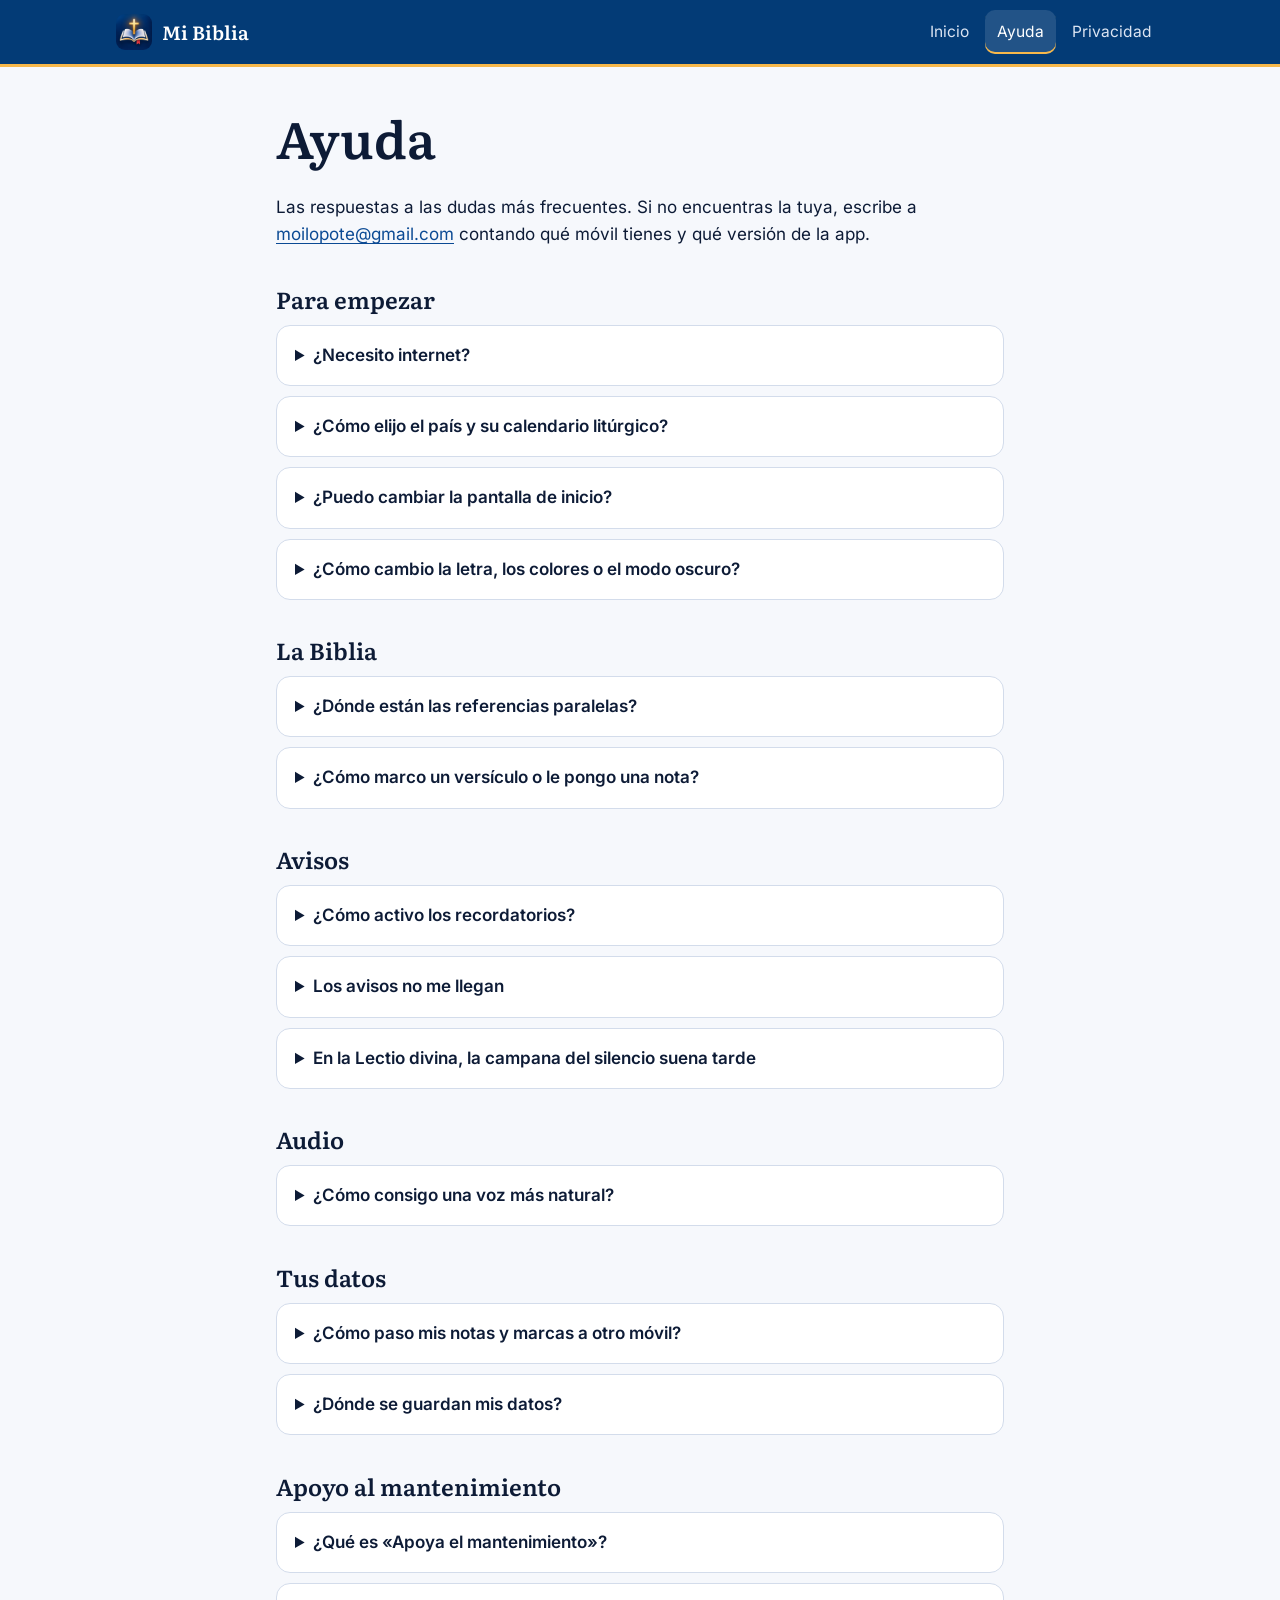
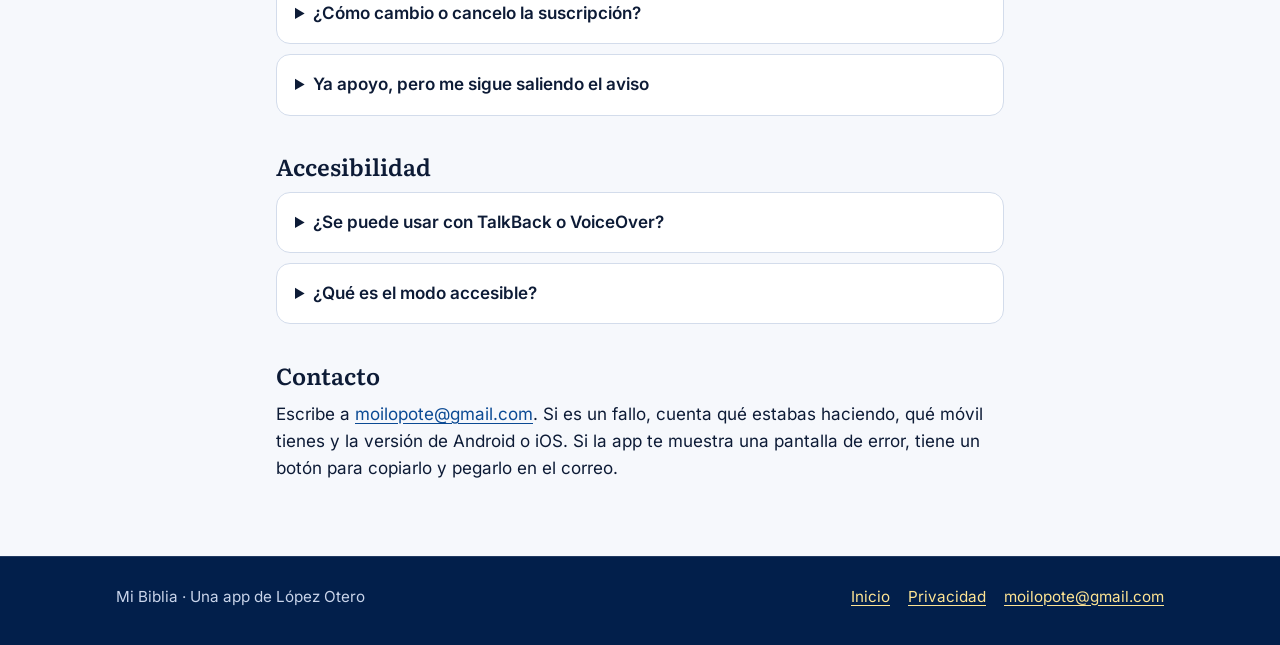
<file: ayuda.html>
<!doctype html>
<html lang="es">
  <head>
    <meta charset="utf-8" />
    <meta name="viewport" content="width=device-width, initial-scale=1" />
    <title>Ayuda — Mi Biblia</title>
    <meta
      name="description"
      content="Ayuda y preguntas frecuentes de la app Mi Biblia: lectura, avisos, voz, copias de seguridad, accesibilidad y contacto."
    />
    <meta name="theme-color" content="#033B76" />
    <link rel="icon" href="img/icono-32.png" sizes="32x32" type="image/png" />
    <link rel="apple-touch-icon" href="img/icono-180.png" />
    <link rel="canonical" href="https://aruxo02.github.io/mibiblia-web/ayuda.html" />
    <link rel="stylesheet" href="css/estilo.css" />
  </head>
  <body>
    <a class="saltar" href="#contenido">Saltar al contenido</a>
    <header class="cabecera marino">
      <div class="contenedor">
        <a class="marca" href="./">
          <img src="img/icono-192.png" alt="" width="36" height="36" />
          Mi Biblia
        </a>
        <nav class="menu" aria-label="Principal">
          <a href="./">Inicio</a>
          <a href="ayuda.html" aria-current="page">Ayuda</a>
          <a href="privacidad.html">Privacidad</a>
        </nav>
      </div>
    </header>

    <main id="contenido" class="pagina">
      <div class="contenedor texto">
        <h1>Ayuda</h1>
        <p>
          Las respuestas a las dudas más frecuentes. Si no encuentras la tuya, escribe a
          <a href="mailto:moilopote@gmail.com?subject=Mi%20Biblia%20%E2%80%94%20ayuda">moilopote@gmail.com</a>
          contando qué móvil tienes y qué versión de la app.
        </p>

        <h2 id="empezar">Para empezar</h2>
        <details>
          <summary>¿Necesito internet?</summary>
          <p>
            No. La Biblia, la Liturgia de las Horas, las lecturas, el santoral y las oraciones
            vienen dentro de la app. Solo las noticias de Vatican News necesitan conexión.
          </p>
        </details>
        <details>
          <summary>¿Cómo elijo el país y su calendario litúrgico?</summary>
          <p>
            En <span class="ruta">Ajustes → Región</span>. El país decide los santos, las fiestas
            propias y los traslados de solemnidades. Al cambiarlo se recalcula todo.
          </p>
        </details>
        <details>
          <summary>¿Puedo cambiar la pantalla de inicio?</summary>
          <p>
            Sí. En <span class="ruta">Ajustes → Pantalla de inicio</span> eliges entre varias
            distribuciones, qué tarjetas se ven y en qué orden, tus accesos y los atajos de la
            barra inferior.
          </p>
        </details>
        <details>
          <summary>¿Cómo cambio la letra, los colores o el modo oscuro?</summary>
          <p>
            En <span class="ruta">Ajustes → Apariencia</span> hay siete estilos, con modo oscuro
            y alto contraste. El de partida, Básico, lleva los colores del icono: azul marino y
            dorado. La letra y el tamaño del texto bíblico están en
            <span class="ruta">Ajustes → Lectura de la Biblia</span>, con una letra muy legible y
            otra para dislexia.
          </p>
        </details>

        <h2 id="biblia">La Biblia</h2>
        <details>
          <summary>¿Dónde están las referencias paralelas?</summary>
          <p>
            De partida no se ven, para que la lectura sea más limpia. Para verlas, enciende
            <span class="ruta">Ajustes → Lectura de la Biblia → Ver los paralelos</span>: salen en
            el lector y en la hoja de cada versículo. En Escrutar la Palabra se ven siempre.
          </p>
        </details>
        <details>
          <summary>¿Cómo marco un versículo o le pongo una nota?</summary>
          <p>
            Toca el versículo en el lector: se abre su hoja, con los colores para marcarlo, «Nota
            personal», copiar, compartir (también como imagen) y escuchar desde ahí. Debajo están
            las notas de la Biblia de Jerusalén para ese versículo. Lo marcado y tus notas están en
            Utilidades, en «Marcados» y «Mis notas».
          </p>
        </details>

        <h2 id="avisos">Avisos</h2>
        <details>
          <summary>¿Cómo activo los recordatorios?</summary>
          <p>
            En <span class="ruta">Ajustes → Avisos</span> activa los que quieras y toca la hora
            para cambiarla. Los de cada hora de oración están en
            <span class="ruta">Ajustes → Liturgia de las Horas</span>. La primera vez el móvil te
            pedirá permiso para mostrar notificaciones.
          </p>
        </details>
        <details>
          <summary>Los avisos no me llegan</summary>
          <ul>
            <li>Comprueba que las notificaciones de la app están permitidas en los ajustes del móvil.</li>
            <li>
              En Android, quita la optimización o el ahorro de batería para la app (en algunos
              móviles se llama «Inicio automático» o «Aplicaciones protegidas»).
            </li>
            <li>Abre la app una vez después de actualizarla o de reiniciar el móvil.</li>
          </ul>
        </details>
        <details>
          <summary>En la Lectio divina, la campana del silencio suena tarde</summary>
          <p>
            Con la pantalla apagada, Android puede retrasar los avisos para ahorrar batería. Para
            que la campana suene a su hora:
          </p>
          <ul>
            <li>
              Toca «Permitir alarmas» en la pantalla del silencio y activa «Alarmas y
              recordatorios» para Mi Biblia: la campana sonará como un despertador.
            </li>
            <li>
              Si no lo activas, mientras dura el silencio verás un aviso fijo con el tiempo que
              queda y el botón «Parar»; la campana suena al terminar.
            </li>
            <li>
              Si aun así no suena, toca «Ajustes de batería» y, en «Batería», elige «Sin
              restricciones».
            </li>
          </ul>
          <p>
            En iPhone, la campana es un aviso con sonido: permite los avisos de la app y comprueba
            que el móvil no está en silencio ni en un modo de concentración.
          </p>
        </details>

        <h2 id="audio">Audio</h2>
        <details>
          <summary>¿Cómo consigo una voz más natural?</summary>
          <p>
            Las voces de alta calidad son gratis y, una vez descargadas, funcionan sin internet.
            En <span class="ruta">Ajustes → Audio</span> está la tarjeta «Una voz más natural»,
            con los pasos y un botón que abre los ajustes de voz del móvil.
          </p>
          <ul>
            <li>
              <strong>Android:</strong> en «Texto a voz» elige «Servicios de voz de Google»,
              entra en su engranaje → «Instalar datos de voz» → «Español» y descarga la voz que
              más te guste.
            </li>
            <li>
              <strong>iPhone:</strong> Ajustes → Accesibilidad → Contenido leído → Voces →
              Español, y descarga una voz «Mejorada» o «Premium».
            </li>
          </ul>
          <p>Después vuelve a la app y elígela en la lista de voces.</p>
        </details>

        <h2 id="datos">Tus datos</h2>
        <details>
          <summary>¿Cómo paso mis notas y marcas a otro móvil?</summary>
          <p>
            En <span class="ruta">Ajustes → Datos</span> toca «Exportar copia» y guarda o envía el
            fichero. En el móvil nuevo, instala la app y toca «Importar copia». Además, la app
            hace una copia automática al salir: en Android, si la copia de seguridad de Google
            está activada, se recupera al instalar la app en otro móvil con la misma cuenta; en
            iPhone, al restaurar una copia de iCloud.
          </p>
        </details>
        <details>
          <summary>¿Dónde se guardan mis datos?</summary>
          <p>
            Solo en tu móvil. La app no tiene cuentas ni servidores y no recoge ningún dato.
            Más detalles en la <a href="privacidad.html">política de privacidad</a>.
          </p>
        </details>

        <h2 id="apoyo">Apoyo al mantenimiento</h2>
        <details>
          <summary>¿Qué es «Apoya el mantenimiento»?</summary>
          <p>
            La app es gratis, sin anuncios, y lo seguirá siendo. Si te ayuda, puedes colaborar
            con su mantenimiento con una suscripción mensual de 1, 2 o 3 €. Quien apoya deja de
            ver en Inicio el aviso que invita a compartir la app (sale los dos primeros días de
            cada semana en que se abre); todo lo demás es igual para todos.
          </p>
          <p>Está al final de <span class="ruta">Ajustes</span>, en dorado.</p>
        </details>
        <details>
          <summary>¿Cómo cambio o cancelo la suscripción?</summary>
          <p>
            En la app, <span class="ruta">Ajustes → Apoya el mantenimiento → Gestionar o
            cancelar la suscripción</span>. También desde Google Play (Pagos y suscripciones) o,
            en iPhone, desde Ajustes → tu nombre → Suscripciones.
          </p>
        </details>
        <details>
          <summary>Ya apoyo, pero me sigue saliendo el aviso</summary>
          <p>
            Entra en <span class="ruta">Ajustes → Apoya el mantenimiento</span> y toca
            «Restaurar compras» con la misma cuenta de Google o de Apple con la que te
            suscribiste.
          </p>
        </details>

        <h2 id="accesibilidad">Accesibilidad</h2>
        <details>
          <summary>¿Se puede usar con TalkBack o VoiceOver?</summary>
          <p>
            Sí. Con el lector de pantalla encendido, el lector de la Biblia pasa solo a un
            versículo por elemento. Cada versículo dice su número, si tiene notas y si lo has
            marcado. Tocando dos veces se abre su hoja, con las notas.
          </p>
          <p>Cada versículo tiene además acciones: marcar, ver las notas y escuchar desde ahí.</p>
          <ul>
            <li><strong>TalkBack:</strong> abre el menú de TalkBack (toca la pantalla con tres dedos, o desliza hacia abajo y luego a la derecha) y elige «Acciones».</li>
            <li><strong>VoiceOver:</strong> desliza hacia arriba o hacia abajo con un dedo para elegir la acción y toca dos veces.</li>
          </ul>
          <p>
            Lo que en pantalla se hace deslizando (cambiar de capítulo, de día o de misterio del
            Rosario) tiene también sus botones. Los mapas traen la lista de lugares con sus
            citas.
          </p>
        </details>
        <details>
          <summary>¿Qué es el modo accesible?</summary>
          <p>
            Está en <span class="ruta">Ajustes → Accesibilidad</span>. Quita las animaciones,
            simplifica la navegación y añade anuncios de contexto. Se puede usar aunque no lleves
            lector de pantalla. Ahí mismo puedes quitar el movimiento y la vibración.
          </p>
        </details>

        <h2 id="contacto">Contacto</h2>
        <p>
          Escribe a <a href="mailto:moilopote@gmail.com">moilopote@gmail.com</a>. Si es un
          fallo, cuenta qué estabas haciendo, qué móvil tienes y la versión de Android o iOS. Si
          la app te muestra una pantalla de error, tiene un botón para copiarlo y pegarlo en el
          correo.
        </p>
      </div>
    </main>

    <footer class="pie marino">
      <div class="contenedor">
        <p>Mi Biblia · Una app de López Otero</p>
        <nav aria-label="Pie de página">
          <a href="./">Inicio</a>
          <a href="privacidad.html">Privacidad</a>
          <a href="mailto:moilopote@gmail.com">moilopote@gmail.com</a>
        </nav>
      </div>
    </footer>
  </body>
</html>
</file>
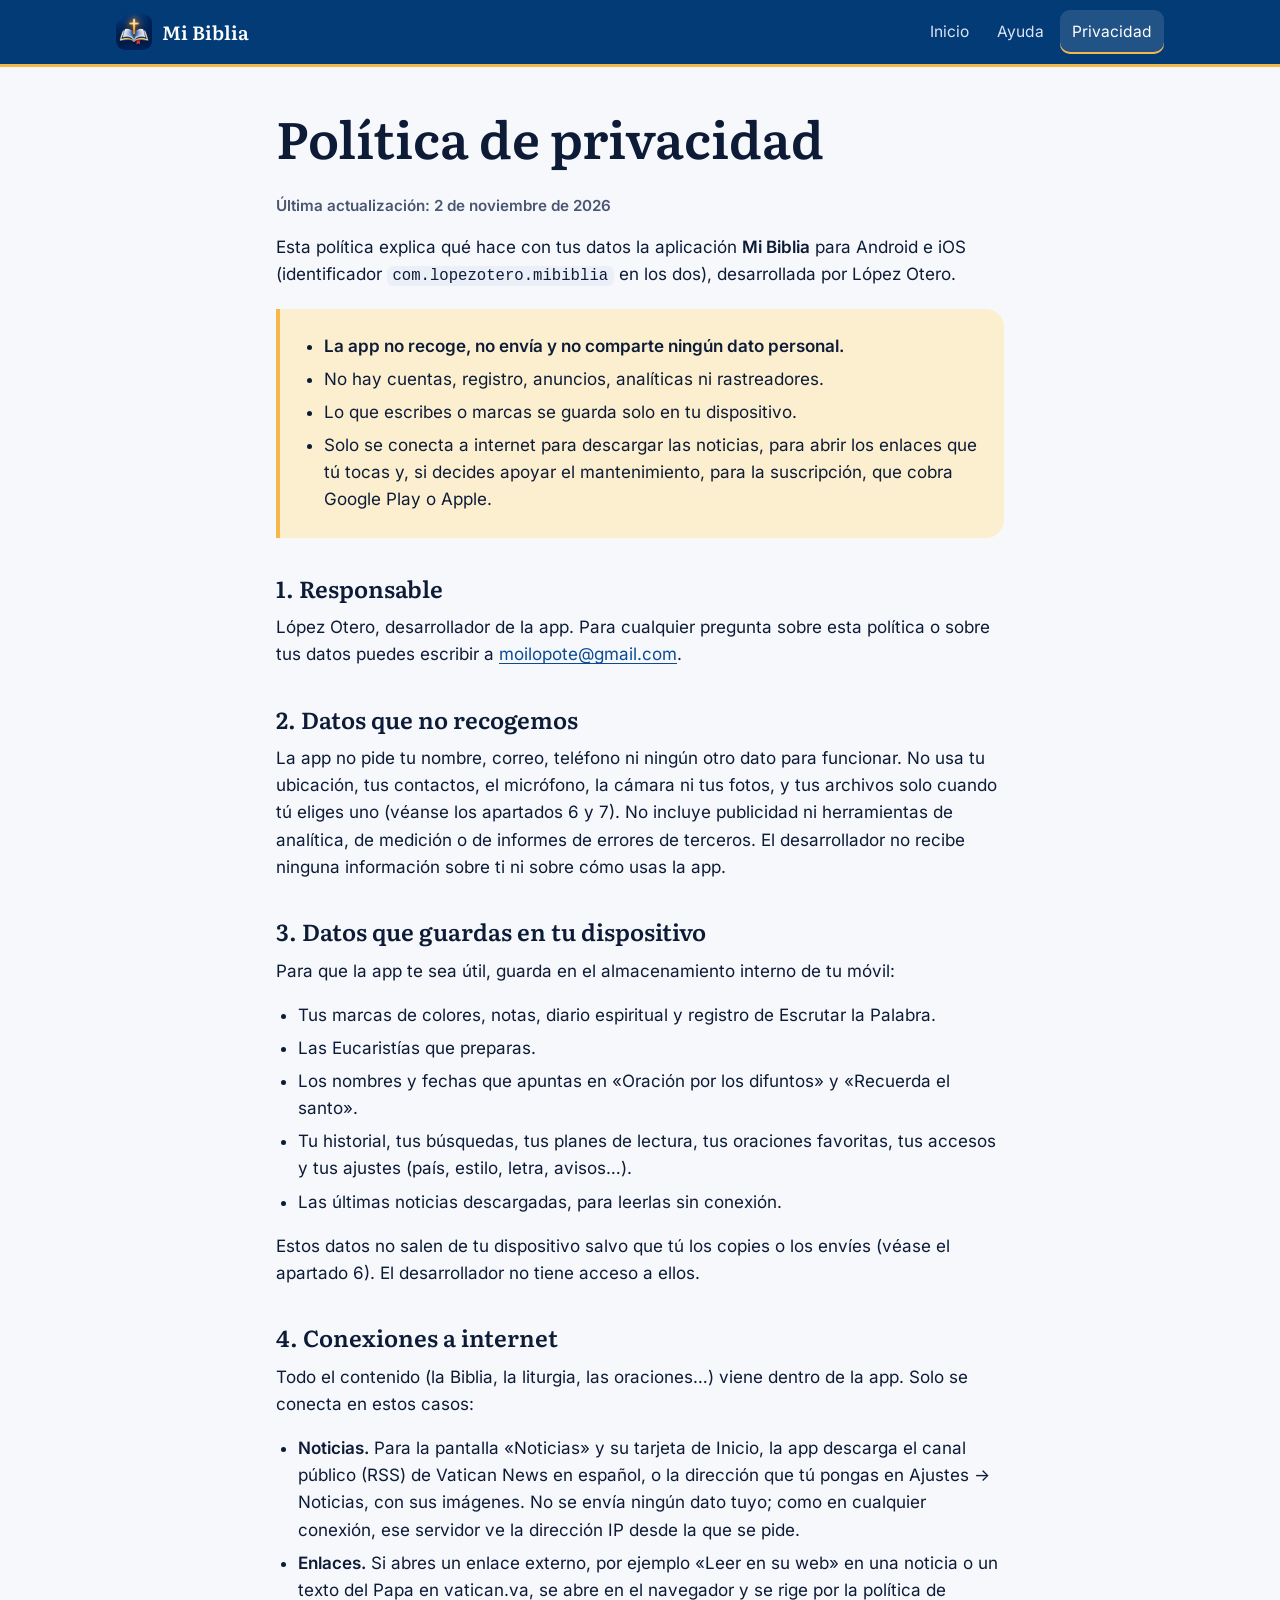
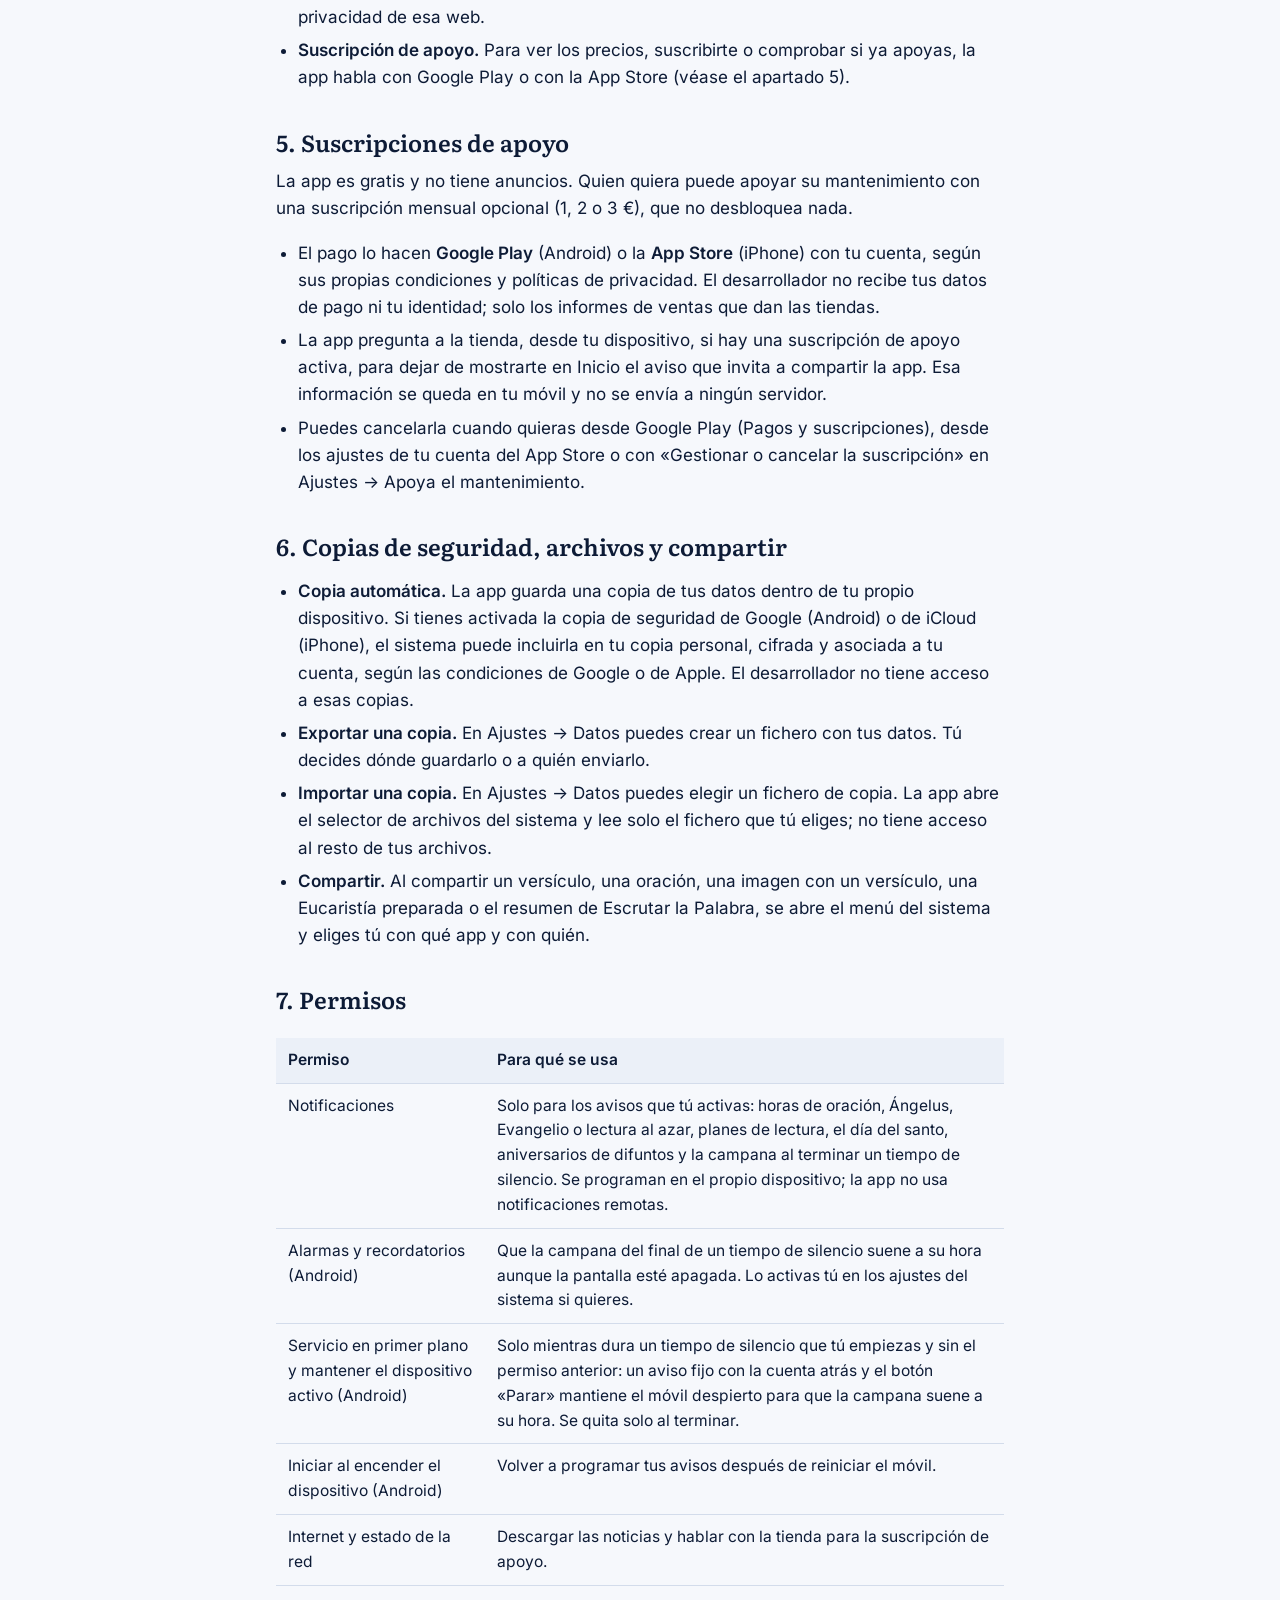
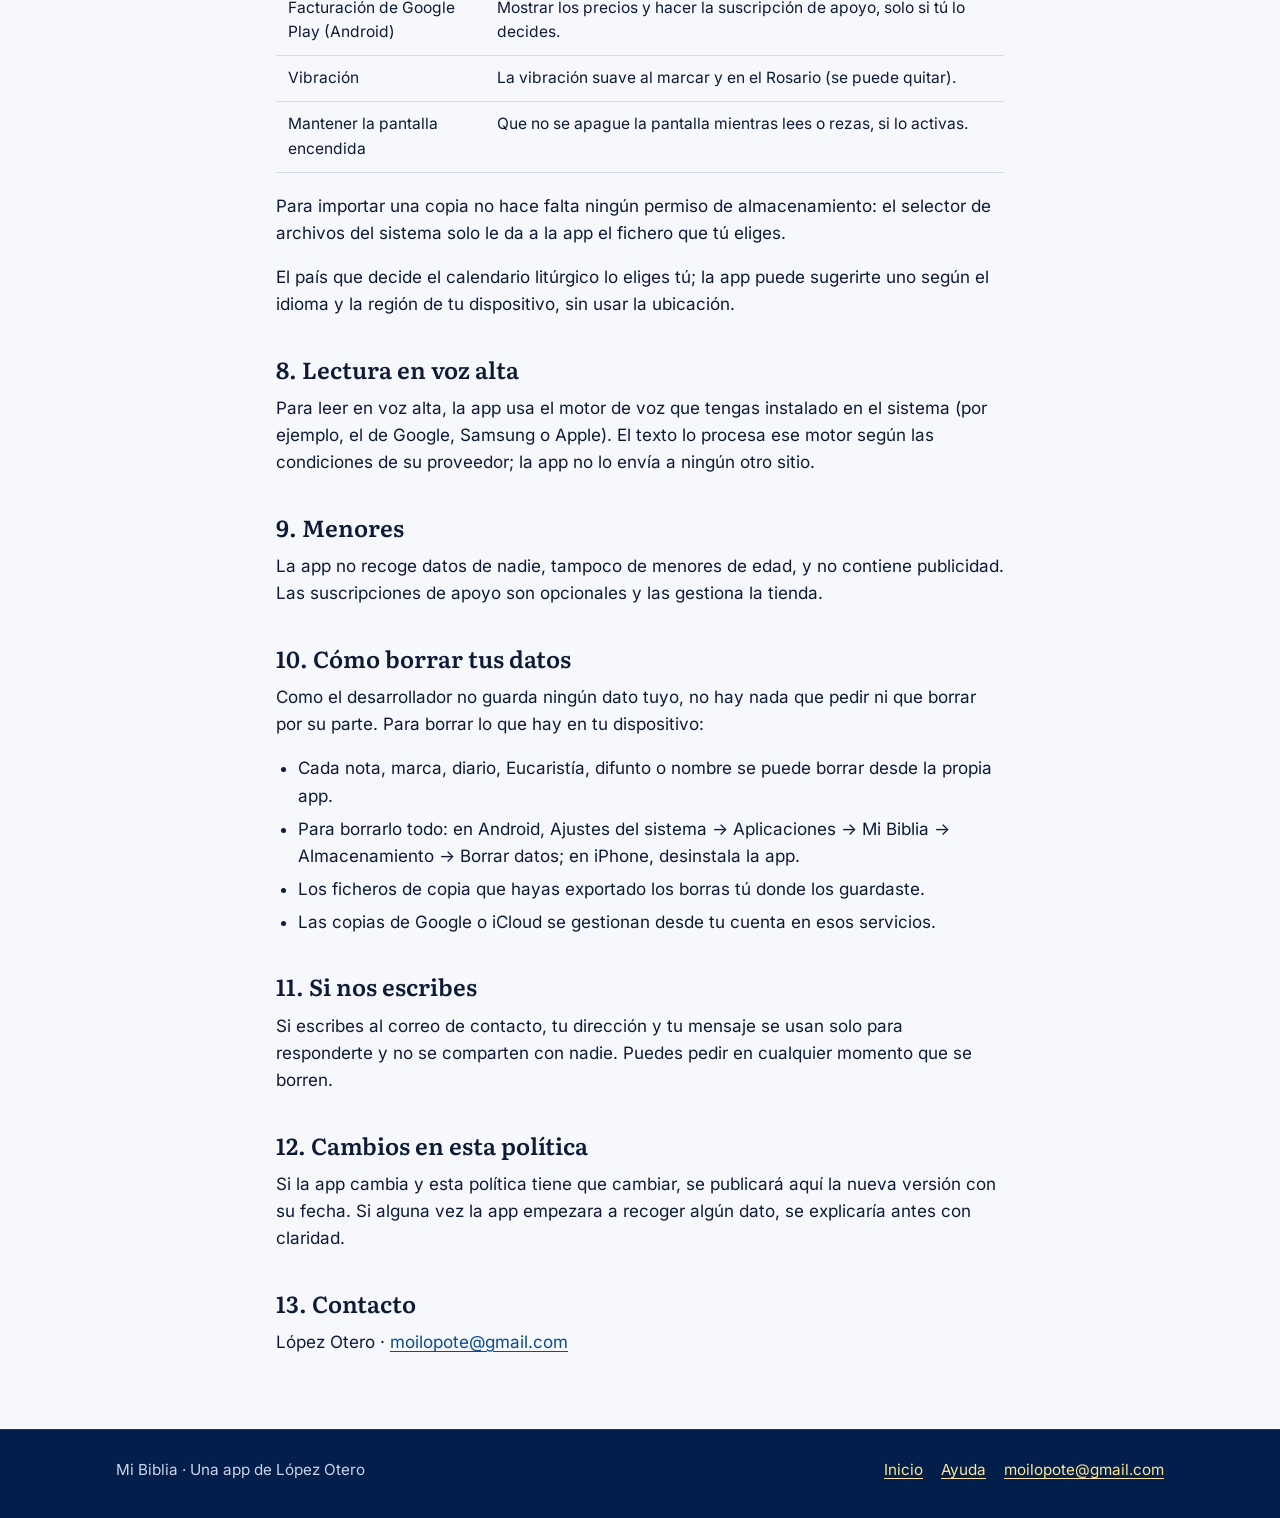
<file: privacidad.html>
<!doctype html>
<html lang="es">
  <head>
    <meta charset="utf-8" />
    <meta name="viewport" content="width=device-width, initial-scale=1" />
    <title>Política de privacidad — Mi Biblia</title>
    <meta
      name="description"
      content="Política de privacidad de la app Mi Biblia: no recoge, no envía ni comparte datos personales."
    />
    <meta name="theme-color" content="#033B76" />
    <link rel="icon" href="img/icono-32.png" sizes="32x32" type="image/png" />
    <link rel="apple-touch-icon" href="img/icono-180.png" />
    <link rel="canonical" href="https://aruxo02.github.io/mibiblia-web/privacidad.html" />
    <link rel="stylesheet" href="css/estilo.css" />
  </head>
  <body>
    <a class="saltar" href="#contenido">Saltar al contenido</a>
    <header class="cabecera marino">
      <div class="contenedor">
        <a class="marca" href="./">
          <img src="img/icono-192.png" alt="" width="36" height="36" />
          Mi Biblia
        </a>
        <nav class="menu" aria-label="Principal">
          <a href="./">Inicio</a>
          <a href="ayuda.html">Ayuda</a>
          <a href="privacidad.html" aria-current="page">Privacidad</a>
        </nav>
      </div>
    </header>

    <main id="contenido" class="pagina">
      <div class="contenedor texto">
        <h1>Política de privacidad</h1>
        <p class="fecha"><strong>Última actualización: 2 de noviembre de 2026</strong></p>

        <p>Esta política explica qué hace con tus datos la aplicación <strong>Mi Biblia</strong> para Android e iOS (identificador <code>com.lopezotero.mibiblia</code> en los dos), desarrollada por López Otero.</p>

        <div class="resumen" role="note" aria-label="Resumen">
        <ul>
          <li><strong>La app no recoge, no envía y no comparte ningún dato personal.</strong></li>
          <li>No hay cuentas, registro, anuncios, analíticas ni rastreadores.</li>
          <li>Lo que escribes o marcas se guarda solo en tu dispositivo.</li>
          <li>Solo se conecta a internet para descargar las noticias, para abrir los enlaces que tú tocas y, si decides apoyar el mantenimiento, para la suscripción, que cobra Google Play o Apple.</li>
        </ul>
        </div>

        <h2 id="responsable">1. Responsable</h2>

        <p>López Otero, desarrollador de la app. Para cualquier pregunta sobre esta política o sobre tus datos puedes escribir a <a href="mailto:moilopote@gmail.com">moilopote@gmail.com</a>.</p>

        <h2 id="no-recoge">2. Datos que no recogemos</h2>

        <p>La app no pide tu nombre, correo, teléfono ni ningún otro dato para funcionar. No usa tu ubicación, tus contactos, el micrófono, la cámara ni tus fotos, y tus archivos solo cuando tú eliges uno (véanse los apartados 6 y 7). No incluye publicidad ni herramientas de analítica, de medición o de informes de errores de terceros. El desarrollador no recibe ninguna información sobre ti ni sobre cómo usas la app.</p>

        <h2 id="dispositivo">3. Datos que guardas en tu dispositivo</h2>

        <p>Para que la app te sea útil, guarda en el almacenamiento interno de tu móvil:</p>

        <ul>
          <li>Tus marcas de colores, notas, diario espiritual y registro de Escrutar la Palabra.</li>
          <li>Las Eucaristías que preparas.</li>
          <li>Los nombres y fechas que apuntas en «Oración por los difuntos» y «Recuerda el santo».</li>
          <li>Tu historial, tus búsquedas, tus planes de lectura, tus oraciones favoritas, tus accesos y tus ajustes (país, estilo, letra, avisos…).</li>
          <li>Las últimas noticias descargadas, para leerlas sin conexión.</li>
        </ul>

        <p>Estos datos no salen de tu dispositivo salvo que tú los copies o los envíes (véase el apartado 6). El desarrollador no tiene acceso a ellos.</p>

        <h2 id="internet">4. Conexiones a internet</h2>

        <p>Todo el contenido (la Biblia, la liturgia, las oraciones…) viene dentro de la app. Solo se conecta en estos casos:</p>

        <ul>
          <li><strong>Noticias.</strong> Para la pantalla «Noticias» y su tarjeta de Inicio, la app descarga el canal público (RSS) de Vatican News en español, o la dirección que tú pongas en Ajustes → Noticias, con sus imágenes. No se envía ningún dato tuyo; como en cualquier conexión, ese servidor ve la dirección IP desde la que se pide.</li>
          <li><strong>Enlaces.</strong> Si abres un enlace externo, por ejemplo «Leer en su web» en una noticia o un texto del Papa en vatican.va, se abre en el navegador y se rige por la política de privacidad de esa web.</li>
          <li><strong>Suscripción de apoyo.</strong> Para ver los precios, suscribirte o comprobar si ya apoyas, la app habla con Google Play o con la App Store (véase el apartado 5).</li>
        </ul>

        <h2 id="apoyo">5. Suscripciones de apoyo</h2>

        <p>La app es gratis y no tiene anuncios. Quien quiera puede apoyar su mantenimiento con una suscripción mensual opcional (1, 2 o 3 €), que no desbloquea nada.</p>

        <ul>
          <li>El pago lo hacen <strong>Google Play</strong> (Android) o la <strong>App Store</strong> (iPhone) con tu cuenta, según sus propias condiciones y políticas de privacidad. El desarrollador no recibe tus datos de pago ni tu identidad; solo los informes de ventas que dan las tiendas.</li>
          <li>La app pregunta a la tienda, desde tu dispositivo, si hay una suscripción de apoyo activa, para dejar de mostrarte en Inicio el aviso que invita a compartir la app. Esa información se queda en tu móvil y no se envía a ningún servidor.</li>
          <li>Puedes cancelarla cuando quieras desde Google Play (Pagos y suscripciones), desde los ajustes de tu cuenta del App Store o con «Gestionar o cancelar la suscripción» en Ajustes → Apoya el mantenimiento.</li>
        </ul>

        <h2 id="copias">6. Copias de seguridad, archivos y compartir</h2>

        <ul>
          <li><strong>Copia automática.</strong> La app guarda una copia de tus datos dentro de tu propio dispositivo. Si tienes activada la copia de seguridad de Google (Android) o de iCloud (iPhone), el sistema puede incluirla en tu copia personal, cifrada y asociada a tu cuenta, según las condiciones de Google o de Apple. El desarrollador no tiene acceso a esas copias.</li>
          <li><strong>Exportar una copia.</strong> En Ajustes → Datos puedes crear un fichero con tus datos. Tú decides dónde guardarlo o a quién enviarlo.</li>
          <li><strong>Importar una copia.</strong> En Ajustes → Datos puedes elegir un fichero de copia. La app abre el selector de archivos del sistema y lee solo el fichero que tú eliges; no tiene acceso al resto de tus archivos.</li>
          <li><strong>Compartir.</strong> Al compartir un versículo, una oración, una imagen con un versículo, una Eucaristía preparada o el resumen de Escrutar la Palabra, se abre el menú del sistema y eliges tú con qué app y con quién.</li>
        </ul>

        <h2 id="permisos">7. Permisos</h2>

        <div class="envoltura-tabla" tabindex="0" role="region" aria-label="Permisos">
          <table class="tabla">
            <thead><tr><th scope="col">Permiso</th><th scope="col">Para qué se usa</th></tr></thead>
            <tbody>
              <tr><td>Notificaciones</td><td>Solo para los avisos que tú activas: horas de oración, Ángelus, Evangelio o lectura al azar, planes de lectura, el día del santo, aniversarios de difuntos y la campana al terminar un tiempo de silencio. Se programan en el propio dispositivo; la app no usa notificaciones remotas.</td></tr>
              <tr><td>Alarmas y recordatorios (Android)</td><td>Que la campana del final de un tiempo de silencio suene a su hora aunque la pantalla esté apagada. Lo activas tú en los ajustes del sistema si quieres.</td></tr>
              <tr><td>Servicio en primer plano y mantener el dispositivo activo (Android)</td><td>Solo mientras dura un tiempo de silencio que tú empiezas y sin el permiso anterior: un aviso fijo con la cuenta atrás y el botón «Parar» mantiene el móvil despierto para que la campana suene a su hora. Se quita solo al terminar.</td></tr>
              <tr><td>Iniciar al encender el dispositivo (Android)</td><td>Volver a programar tus avisos después de reiniciar el móvil.</td></tr>
              <tr><td>Internet y estado de la red</td><td>Descargar las noticias y hablar con la tienda para la suscripción de apoyo.</td></tr>
              <tr><td>Facturación de Google Play (Android)</td><td>Mostrar los precios y hacer la suscripción de apoyo, solo si tú lo decides.</td></tr>
              <tr><td>Vibración</td><td>La vibración suave al marcar y en el Rosario (se puede quitar).</td></tr>
              <tr><td>Mantener la pantalla encendida</td><td>Que no se apague la pantalla mientras lees o rezas, si lo activas.</td></tr>
            </tbody>
          </table>
        </div>

        <p>Para importar una copia no hace falta ningún permiso de almacenamiento: el selector de archivos del sistema solo le da a la app el fichero que tú eliges.</p>

        <p>El país que decide el calendario litúrgico lo eliges tú; la app puede sugerirte uno según el idioma y la región de tu dispositivo, sin usar la ubicación.</p>

        <h2 id="voz">8. Lectura en voz alta</h2>

        <p>Para leer en voz alta, la app usa el motor de voz que tengas instalado en el sistema (por ejemplo, el de Google, Samsung o Apple). El texto lo procesa ese motor según las condiciones de su proveedor; la app no lo envía a ningún otro sitio.</p>

        <h2 id="menores">9. Menores</h2>

        <p>La app no recoge datos de nadie, tampoco de menores de edad, y no contiene publicidad. Las suscripciones de apoyo son opcionales y las gestiona la tienda.</p>

        <h2 id="borrar">10. Cómo borrar tus datos</h2>

        <p>Como el desarrollador no guarda ningún dato tuyo, no hay nada que pedir ni que borrar por su parte. Para borrar lo que hay en tu dispositivo:</p>

        <ul>
          <li>Cada nota, marca, diario, Eucaristía, difunto o nombre se puede borrar desde la propia app.</li>
          <li>Para borrarlo todo: en Android, Ajustes del sistema → Aplicaciones → Mi Biblia → Almacenamiento → Borrar datos; en iPhone, desinstala la app.</li>
          <li>Los ficheros de copia que hayas exportado los borras tú donde los guardaste.</li>
          <li>Las copias de Google o iCloud se gestionan desde tu cuenta en esos servicios.</li>
        </ul>

        <h2 id="correo">11. Si nos escribes</h2>

        <p>Si escribes al correo de contacto, tu dirección y tu mensaje se usan solo para responderte y no se comparten con nadie. Puedes pedir en cualquier momento que se borren.</p>

        <h2 id="cambios">12. Cambios en esta política</h2>

        <p>Si la app cambia y esta política tiene que cambiar, se publicará aquí la nueva versión con su fecha. Si alguna vez la app empezara a recoger algún dato, se explicaría antes con claridad.</p>

        <h2 id="contacto">13. Contacto</h2>

        <p>López Otero · <a href="mailto:moilopote@gmail.com">moilopote@gmail.com</a></p>
      </div>
    </main>

    <footer class="pie marino">
      <div class="contenedor">
        <p>Mi Biblia · Una app de López Otero</p>
        <nav aria-label="Pie de página">
          <a href="./">Inicio</a>
          <a href="ayuda.html">Ayuda</a>
          <a href="mailto:moilopote@gmail.com">moilopote@gmail.com</a>
        </nav>
      </div>
    </footer>
  </body>
</html>
</file>
<file: css/estilo.css>
/* Mi Biblia — web de presentación, privacidad, ayuda y fichas de las tiendas.
   Los colores del icono y del estilo Básico de la app (constants/brand.ts y constants/theme.ts):
   azul marino #033B76 y #021F4B, dorado #F7B84B y rojo de la cinta #E2383F. La cabecera y la
   portada van siempre en azul marino; el resto, claro u oscuro según el sistema. */

@font-face {
  font-family: 'Literata';
  src: url('../fuentes/literata-400.woff2') format('woff2');
  font-weight: 400;
  font-style: normal;
  font-display: swap;
}
@font-face {
  font-family: 'Literata';
  src: url('../fuentes/literata-400i.woff2') format('woff2');
  font-weight: 400;
  font-style: italic;
  font-display: swap;
}
@font-face {
  font-family: 'Literata';
  src: url('../fuentes/literata-600.woff2') format('woff2');
  font-weight: 600;
  font-style: normal;
  font-display: swap;
}
@font-face {
  font-family: 'Inter';
  src: url('../fuentes/inter-400.woff2') format('woff2');
  font-weight: 400;
  font-style: normal;
  font-display: swap;
}
@font-face {
  font-family: 'Inter';
  src: url('../fuentes/inter-600.woff2') format('woff2');
  font-weight: 600;
  font-style: normal;
  font-display: swap;
}

:root {
  /* marca */
  --marino: #033b76;
  --marino-hondo: #021f4b;
  --dorado: #f7b84b;
  --dorado-claro: #fee493;
  --cinta: #e2383f;
  /* página (Básico claro) */
  --bg: #f6f8fc;
  --surface: #ffffff;
  --surface-alt: #ebf0f8;
  --text: #0d1b36;
  --muted: #4a5672;
  --border: #d3dceb;
  --accent: #033b76;
  --on-accent: #ffffff;
  --accent-soft: #fcefd0;
  --on-accent-soft: #6b4a06;
  --link: #0b4a94;
  --focus: #033b76;
  --shadow: 0 10px 30px rgba(10, 35, 80, 0.08);
  --radius: 18px;
  --serif: 'Literata', Georgia, 'Times New Roman', serif;
  --sans: 'Inter', system-ui, -apple-system, 'Segoe UI', Roboto, sans-serif;
  color-scheme: light;
}
@media (prefers-color-scheme: dark) {
  /* Básico de noche: el azul marino de fondo y el dorado de acento */
  :root {
    --bg: #021f4b;
    --surface: #0a2a5a;
    --surface-alt: #06244f;
    --text: #f4f1e8;
    --muted: #b4c0d8;
    --border: #284a80;
    --accent: #f7b84b;
    --on-accent: #021f4b;
    --accent-soft: #173b70;
    --on-accent-soft: #fee493;
    --link: #fee493;
    --focus: #f7b84b;
    --shadow: 0 10px 30px rgba(0, 0, 0, 0.35);
    color-scheme: dark;
  }
}

*,
*::before,
*::after {
  box-sizing: border-box;
}
html {
  -webkit-text-size-adjust: 100%;
  text-size-adjust: 100%;
}
body {
  margin: 0;
  background: var(--bg);
  color: var(--text);
  font-family: var(--sans);
  font-size: 1.0625rem;
  line-height: 1.6;
  overflow-wrap: break-word;
}
img {
  max-width: 100%;
  height: auto;
  display: block;
}
a {
  color: var(--link);
  text-underline-offset: 0.18em;
}
a:hover {
  text-decoration-thickness: 2px;
}
:focus-visible {
  outline: 3px solid var(--focus);
  outline-offset: 3px;
  border-radius: 6px;
}
h1,
h2,
h3 {
  font-family: var(--serif);
  font-weight: 600;
  line-height: 1.2;
  margin: 0 0 0.5em;
  text-wrap: balance;
}
h1 {
  font-size: clamp(2.1rem, 6vw, 3.2rem);
}
h2 {
  font-size: clamp(1.55rem, 4vw, 2.1rem);
}
h3 {
  font-size: 1.25rem;
}
p {
  margin: 0 0 1em;
}
code {
  font-size: 0.92em;
  background: var(--surface-alt);
  border-radius: 6px;
  padding: 0.05em 0.35em;
}

.saltar {
  position: absolute;
  left: 16px;
  top: -60px;
  background: var(--dorado);
  color: var(--marino-hondo);
  font-weight: 600;
  padding: 10px 16px;
  border-radius: 10px;
  z-index: 10;
}
.saltar:focus {
  top: 12px;
}

.contenedor {
  width: 100%;
  max-width: 1080px;
  margin: 0 auto;
  padding: 0 16px;
}
.texto {
  max-width: 760px;
}

/* lo que va sobre el azul marino de la marca: cabecera, portada y pie */
.marino {
  --focus: var(--dorado);
  --link: var(--dorado-claro);
  background: var(--marino-hondo);
  color: #ffffff;
}

/* cabecera */
.cabecera {
  background: var(--marino);
  border-bottom: 3px solid var(--dorado);
}
.cabecera .contenedor {
  display: flex;
  align-items: center;
  justify-content: space-between;
  gap: 8px 12px;
  min-height: 64px;
  flex-wrap: wrap;
  padding-top: 6px;
  padding-bottom: 6px;
}
.marca {
  display: flex;
  align-items: center;
  gap: 10px;
  color: #ffffff;
  text-decoration: none;
  font-family: var(--serif);
  font-weight: 600;
  font-size: 1.2rem;
  min-height: 44px;
}
.marca img {
  width: 36px;
  height: 36px;
  border-radius: 9px;
}
.menu {
  display: flex;
  gap: 4px;
  flex-wrap: wrap;
}
.menu a {
  color: #dce5f3;
  text-decoration: none;
  padding: 10px 12px;
  border-radius: 10px;
  font-size: 0.97rem;
}
.menu a:hover {
  color: #ffffff;
  background: rgba(255, 255, 255, 0.1);
}
.menu a[aria-current='page'] {
  color: #ffffff;
  background: rgba(255, 255, 255, 0.12);
  box-shadow: inset 0 -2px 0 var(--dorado);
}

/* portada */
.portada {
  padding: 48px 0 56px;
  background:
    radial-gradient(ellipse 60% 55% at 78% 30%, rgba(132, 172, 232, 0.26), rgba(132, 172, 232, 0) 100%),
    linear-gradient(165deg, var(--marino) 0%, #032e60 45%, var(--marino-hondo) 100%);
}
.portada .contenedor {
  display: grid;
  grid-template-columns: 1.15fr 0.85fr;
  gap: 40px;
  align-items: center;
}
.portada .icono {
  width: 96px;
  height: 96px;
  border-radius: 24px;
  box-shadow:
    0 0 0 1px rgba(255, 255, 255, 0.16),
    0 14px 30px rgba(0, 8, 24, 0.45);
  margin-bottom: 22px;
}
.portada h1 {
  color: #ffffff;
}
.entradilla {
  font-family: var(--serif);
  font-size: clamp(1.15rem, 2.6vw, 1.4rem);
  color: #dce5f3;
  max-width: 34em;
}
.sellos {
  display: flex;
  flex-wrap: wrap;
  gap: 8px;
  padding: 0;
  margin: 20px 0 26px;
  list-style: none;
}
.sellos li {
  border: 1px solid rgba(247, 184, 75, 0.55);
  background: rgba(255, 255, 255, 0.06);
  color: var(--dorado-claro);
  border-radius: 999px;
  padding: 6px 14px;
  font-size: 0.92rem;
  font-weight: 600;
}
.tiendas {
  display: flex;
  flex-wrap: wrap;
  gap: 12px;
}
.boton {
  display: inline-flex;
  align-items: center;
  gap: 10px;
  min-height: 52px;
  padding: 10px 20px;
  border-radius: 14px;
  background: var(--dorado);
  color: var(--marino-hondo);
  text-decoration: none;
  font-weight: 600;
}
.boton small {
  display: block;
  font-weight: 400;
  font-size: 0.78rem;
}
.boton.pronto {
  background: rgba(255, 255, 255, 0.08);
  color: #ffffff;
  border: 1px dashed rgba(255, 255, 255, 0.6);
}
.boton.pronto small {
  color: #c9d4ea;
}
.movil {
  justify-self: center;
  width: min(300px, 80vw);
  border-radius: 36px;
  border: 9px solid #06152f;
  box-shadow:
    0 0 0 2px rgba(255, 255, 255, 0.16),
    0 24px 50px rgba(0, 8, 24, 0.5);
  background: #06152f;
}

/* secciones */
.seccion {
  padding: 48px 0;
}
.seccion.alterna {
  background: var(--surface-alt);
}
.rejilla {
  display: grid;
  grid-template-columns: repeat(auto-fit, minmax(240px, 1fr));
  gap: 16px;
  margin-top: 24px;
}
.tarjeta {
  background: var(--surface);
  border: 1px solid var(--border);
  border-top: 3px solid var(--dorado);
  border-radius: var(--radius);
  padding: 22px;
  box-shadow: var(--shadow);
}
.tarjeta h3 {
  display: flex;
  align-items: center;
  gap: 10px;
}
.tarjeta h3 span {
  display: inline-grid;
  place-items: center;
  flex: 0 0 auto;
  width: 38px;
  height: 38px;
  border-radius: 11px;
  background: var(--accent-soft);
  color: var(--on-accent-soft);
  font-family: var(--sans);
  font-size: 1.05rem;
}
.tarjeta ul {
  margin: 0;
  padding-left: 1.1em;
}
.tarjeta li {
  margin: 0.3em 0;
}

/* galería */
.galeria {
  display: flex;
  gap: 16px;
  overflow-x: auto;
  scroll-snap-type: x mandatory;
  padding: 8px 2px 18px;
  margin: 20px 0 0;
  list-style: none;
}
.galeria li {
  flex: 0 0 auto;
  width: min(240px, 66vw);
  scroll-snap-align: start;
}
.galeria figure {
  margin: 0;
}
.galeria img {
  border-radius: 20px;
  border: 1px solid var(--border);
  box-shadow: var(--shadow);
}
.galeria figcaption {
  font-size: 0.92rem;
  color: var(--muted);
  margin-top: 8px;
  text-align: center;
}

.destacado {
  display: grid;
  grid-template-columns: repeat(auto-fit, minmax(260px, 1fr));
  gap: 24px 40px;
  align-items: start;
}

/* páginas de texto (privacidad, ayuda, tienda) */
.pagina {
  padding: 40px 0 56px;
}
.pagina h2 {
  margin-top: 1.6em;
  font-size: 1.45rem;
}
.pagina h3 {
  margin-top: 1.3em;
}
.pagina ul,
.pagina ol {
  padding-left: 1.3em;
}
.pagina li {
  margin: 0.35em 0;
}
.fecha {
  color: var(--muted);
  font-size: 0.95rem;
}
.resumen {
  background: var(--accent-soft);
  border-left: 4px solid var(--dorado);
  border-radius: 0 var(--radius) var(--radius) 0;
  padding: 18px 22px;
  margin: 20px 0;
}
.resumen ul {
  margin: 0;
}
.tabla {
  width: 100%;
  border-collapse: collapse;
  margin: 12px 0 20px;
  font-size: 0.97rem;
}
.tabla th,
.tabla td {
  text-align: left;
  vertical-align: top;
  padding: 10px 12px;
  border-bottom: 1px solid var(--border);
}
.tabla th {
  font-weight: 600;
  background: var(--surface-alt);
}
.envoltura-tabla {
  overflow-x: auto;
}
details {
  background: var(--surface);
  border: 1px solid var(--border);
  border-radius: 14px;
  padding: 4px 18px;
  margin: 10px 0;
}
summary {
  cursor: pointer;
  font-weight: 600;
  padding: 12px 0;
  min-height: 44px;
}
details[open] summary {
  border-bottom: 1px solid var(--border);
  margin-bottom: 10px;
}
.ruta {
  font-weight: 600;
}

/* pie */
.pie {
  border-top: 1px solid rgba(255, 255, 255, 0.12);
  padding: 28px 0 36px;
  font-size: 0.95rem;
  color: #c9d4ea;
}
.pie .contenedor {
  display: flex;
  flex-wrap: wrap;
  gap: 8px 24px;
  justify-content: space-between;
}
.pie p {
  margin: 0;
}
.pie nav {
  display: flex;
  flex-wrap: wrap;
  gap: 8px 18px;
}

@media (max-width: 760px) {
  .portada {
    padding-top: 28px;
  }
  .portada .contenedor {
    grid-template-columns: 1fr;
    gap: 32px;
  }
  .movil {
    width: min(260px, 72vw);
  }
}
@media (prefers-reduced-motion: no-preference) {
  html {
    scroll-behavior: smooth;
  }
}
</file>
